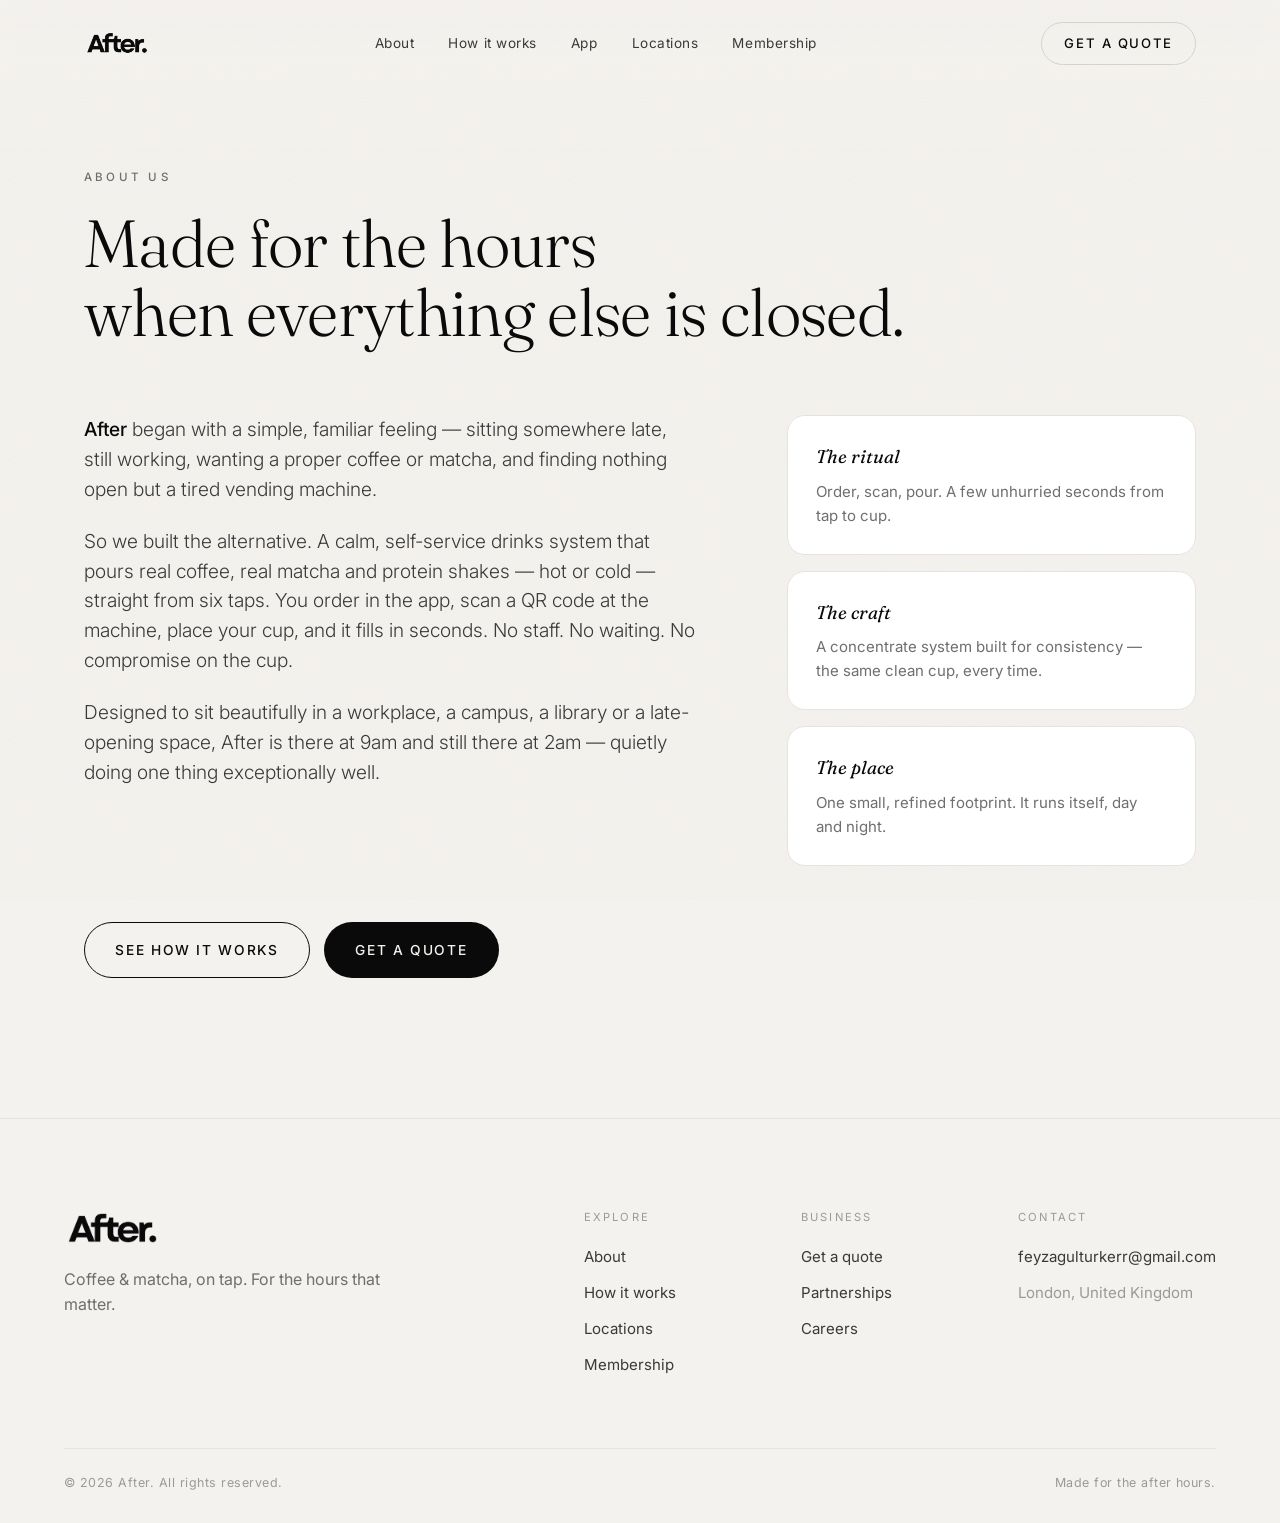
<file: about.html>
<!DOCTYPE html>
<html lang="en">
<head>
<meta charset="UTF-8" />
<meta name="viewport" content="width=device-width, initial-scale=1.0" />
<meta name="description" content="About After — premium self-service coffee, matcha and protein shakes, on tap day and night." />
<title>About Us — After</title>
<link rel="icon" type="image/png" href="assets/logo-after.png" />

<link rel="preconnect" href="https://fonts.googleapis.com" />
<link rel="preconnect" href="https://fonts.gstatic.com" crossorigin />
<link href="https://fonts.googleapis.com/css2?family=Fraunces:opsz,wght@9..144,300;9..144,400;9..144,500&family=Inter:wght@300;400;500;600&display=swap" rel="stylesheet" />

<link rel="stylesheet" href="styles.css?v=11" />
</head>
<body>

<div class="grain" aria-hidden="true"></div>

<header class="nav is-scrolled" id="nav">
  <div class="nav__inner">
    <a href="index.html" class="brand" aria-label="After home">
      <img src="assets/logo-after.png" alt="After" class="brand__logo" />
    </a>

    <nav class="nav__links" aria-label="Primary">
      <a href="about.html" aria-current="page">About</a>
      <a href="index.html#how">How it works</a>
      <a href="index.html#app">App</a>
      <a href="index.html#locations">Locations</a>
      <a href="index.html#membership">Membership</a>
    </nav>

    <div class="nav__actions">
      <button class="btn btn--ghost" data-open-quote>Get a quote</button>
      <button class="nav__burger" id="burger" aria-label="Menu" aria-expanded="false">
        <span></span><span></span>
      </button>
    </div>
  </div>
</header>

<div class="mobilemenu" id="mobilemenu" aria-hidden="true">
  <a href="about.html">About</a>
  <a href="index.html#how">How it works</a>
  <a href="app.html">App</a>
  <a href="index.html#locations">Locations</a>
  <a href="index.html#membership">Membership</a>
  <button class="btn btn--solid" data-open-quote>Get a quote</button>
</div>

<main id="top" class="subpage">

  <section class="about section">
    <div class="section__head reveal">
      <span class="section__index">About us</span>
      <h1 class="section__title">
        Made for the hours<br />when everything else is closed.
      </h1>
    </div>

    <div class="about__grid">
      <div class="about__lead reveal">
        <p>
          <strong>After</strong> began with a simple, familiar feeling — sitting somewhere
          late, still working, wanting a proper coffee or matcha, and finding
          nothing open but a tired vending machine.
        </p>
        <p>
          So we built the alternative. A calm, self-service drinks system that pours
          real coffee, real matcha and protein shakes — hot or cold — straight from six
          taps. You order in the app, scan a QR code at the machine, place your cup, and
          it fills in seconds. No staff. No waiting. No compromise on the cup.
        </p>
        <p>
          Designed to sit beautifully in a workplace, a campus, a library or a
          late-opening space, After is there at 9am and still there at 2am — quietly
          doing one thing exceptionally well.
        </p>
      </div>

      <div class="about__cards">
        <div class="minicard reveal">
          <span class="minicard__k">The ritual</span>
          <p>Order, scan, pour. A few unhurried seconds from tap to cup.</p>
        </div>
        <div class="minicard reveal">
          <span class="minicard__k">The craft</span>
          <p>A concentrate system built for consistency — the same clean cup, every time.</p>
        </div>
        <div class="minicard reveal">
          <span class="minicard__k">The place</span>
          <p>One small, refined footprint. It runs itself, day and night.</p>
        </div>
      </div>
    </div>

    <div class="subpage__cta reveal">
      <a href="index.html#how" class="btn btn--line btn--lg">See how it works</a>
      <button class="btn btn--solid btn--lg" data-open-quote>Get a quote</button>
    </div>
  </section>

  <footer class="footer">
    <div class="footer__inner">
      <div class="footer__brand">
        <img src="assets/logo-after.png" alt="After" class="footer__logo" />
        <p>Coffee &amp; matcha, on tap. For the hours that matter.</p>
      </div>
      <div class="footer__cols">
        <div class="footer__col">
          <span class="footer__k">Explore</span>
          <a href="about.html">About</a>
          <a href="index.html#how">How it works</a>
          <a href="index.html#locations">Locations</a>
          <a href="index.html#membership">Membership</a>
        </div>
        <div class="footer__col">
          <span class="footer__k">Business</span>
          <button class="linkbtn" data-open-quote>Get a quote</button>
          <a href="mailto:feyzagulturkerr@gmail.com">Partnerships</a>
          <a href="mailto:feyzagulturkerr@gmail.com">Careers</a>
        </div>
        <div class="footer__col">
          <span class="footer__k">Contact</span>
          <a href="mailto:feyzagulturkerr@gmail.com">feyzagulturkerr@gmail.com</a>
          <span class="footer__muted">London, United Kingdom</span>
        </div>
      </div>
    </div>
    <div class="footer__base">
      <span>© <span id="year"></span> After. All rights reserved.</span>
      <span>Made for the after hours.</span>
    </div>
  </footer>

</main>

<div class="modal" id="quoteModal" aria-hidden="true" role="dialog" aria-modal="true" aria-labelledby="quoteTitle">
  <div class="modal__overlay" data-close-quote></div>
  <div class="modal__panel" role="document">
    <button class="modal__close" data-close-quote aria-label="Close">&times;</button>

    <div class="modal__body" id="quoteFormWrap">
      <span class="section__index">Get a quote</span>
      <h2 class="modal__title" id="quoteTitle">Bring After to your space.</h2>
      <p class="modal__sub">Tell us about your space and your people. We’ll design the right setup and reply within two business days.</p>

      <form class="qform" id="quoteForm">
        <div class="field">
          <label for="q_name">Your name</label>
          <input id="q_name" name="name" type="text" required placeholder="Alex Morgan" />
        </div>
        <div class="field">
          <label for="q_email">Work email</label>
          <input id="q_email" name="email" type="email" required placeholder="alex@company.com" />
        </div>
        <div class="field">
          <label for="q_company">Company / venue</label>
          <input id="q_company" name="company" type="text" required placeholder="Acme Ltd" />
        </div>
        <div class="field">
          <label for="q_type">Space type</label>
          <select id="q_type" name="spaceType" required>
            <option value="" disabled selected>Select…</option>
            <option>Office / workplace</option>
            <option>University / campus</option>
            <option>Gym / fitness</option>
            <option>Co-working</option>
            <option>Other</option>
          </select>
        </div>
        <div class="field">
          <label for="q_location">Location (city)</label>
          <input id="q_location" name="location" type="text" required placeholder="London" />
        </div>
        <div class="field">
          <label for="q_people">People on site</label>
          <select id="q_people" name="people">
            <option value="" disabled selected>Approx. headcount…</option>
            <option>Under 50</option>
            <option>50 – 200</option>
            <option>200 – 500</option>
            <option>500+</option>
          </select>
        </div>
        <div class="field field--full">
          <label for="q_notes">Anything else? <span class="opt">(optional)</span></label>
          <textarea id="q_notes" name="notes" rows="3" placeholder="Where it’d go, hours you’re open, coffee / matcha / protein lovers…"></textarea>
        </div>

        <div class="qform__foot field--full">
          <button type="submit" class="btn btn--solid btn--lg btn--full">Send request</button>
          <p class="qform__fine">By sending, you agree to be contacted about your enquiry.</p>
        </div>
      </form>
    </div>

    <div class="modal__success" id="quoteSuccess" hidden>
      <div class="tick" aria-hidden="true">✓</div>
      <h3 class="modal__title">Request on its way.</h3>
      <p class="modal__sub" id="successMsg">Thank you — we’ll be in touch within two business days.</p>
      <button class="btn btn--line" data-close-quote>Close</button>
    </div>
  </div>
</div>

<script src="script.js?v=6"></script>
</body>
</html>
</file>
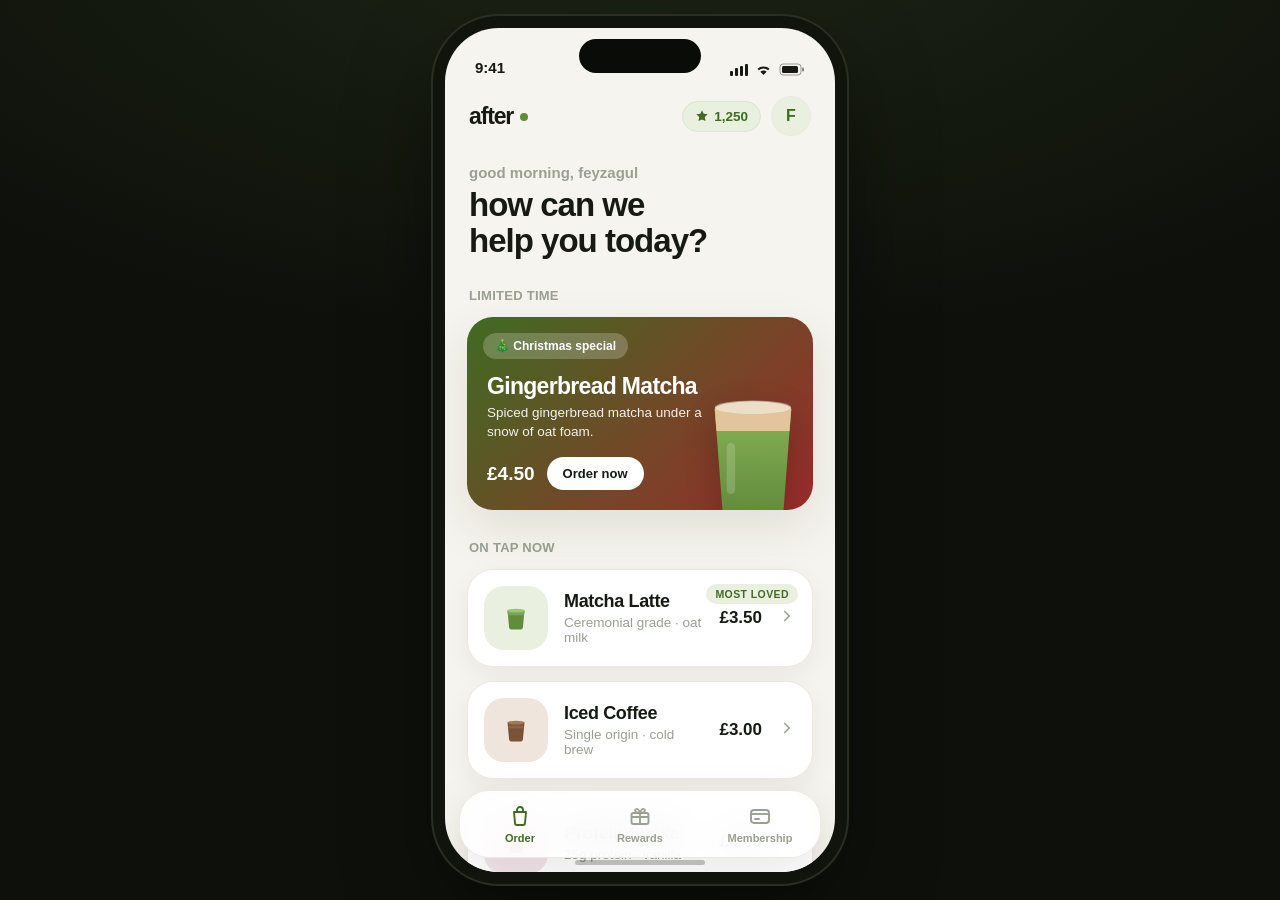
<file: after-mvp.html>
<!DOCTYPE html>
<html lang="en">
<head>
<meta charset="UTF-8" />
<meta name="viewport" content="width=device-width, initial-scale=1.0, maximum-scale=1.0, user-scalable=no, viewport-fit=cover" />
<meta name="apple-mobile-web-app-capable" content="yes" />
<meta name="theme-color" content="#0f140d" />
<title>after</title>
<style>
  :root{
    --matcha:#5f8d3b;
    --matcha-deep:#3f6b22;
    --matcha-soft:#e9f0df;
    --coffee:#7a5236;
    --coffee-soft:#efe5dc;
    --protein:#b06f8e;
    --protein-soft:#f4e6ee;
    --ink:#161a12;
    --ink-2:#5b6151;
    --ink-3:#9aa093;
    --cream:#f6f4ee;
    --card:#ffffff;
    --line:#ece9e0;
    --shadow:0 18px 50px rgba(30,40,20,.10);
    --shadow-soft:0 8px 24px rgba(30,40,20,.06);
    --radius:26px;
    font-family:-apple-system,BlinkMacSystemFont,"SF Pro Text","Segoe UI",Roboto,Helvetica,Arial,sans-serif;
  }
  *{box-sizing:border-box;-webkit-tap-highlight-color:transparent;margin:0;padding:0}
  html,body{height:100%}
  body{
    background:#0e110b;
    color:var(--ink);
    display:flex;align-items:center;justify-content:center;
    min-height:100vh;
    overflow:hidden;
  }
  /* Desktop: show a phone frame on a soft stage */
  .stage{
    width:100%;height:100%;
    display:flex;align-items:center;justify-content:center;
    background:
      radial-gradient(120% 80% at 50% -10%, #1d2516 0%, #0e110b 60%);
  }
  .phone{
    position:relative;
    width:390px;height:844px;
    background:var(--cream);
    border-radius:54px;
    box-shadow:0 0 0 12px #11140d, 0 0 0 14px #2a2f22, 0 40px 90px rgba(0,0,0,.55);
    overflow:hidden;
  }
  .notch{
    position:absolute;top:11px;left:50%;transform:translateX(-50%);
    width:122px;height:34px;background:#0a0c07;border-radius:20px;z-index:60;
  }
  @media (max-width:430px){
    body{background:var(--cream)}
    .stage{background:none}
    .phone{width:100vw;height:100vh;border-radius:0;box-shadow:none}
    .notch{display:none}
  }

  .app{position:absolute;inset:0;display:flex;flex-direction:column}

  /* status bar */
  .statusbar{
    height:54px;flex:none;display:flex;align-items:flex-end;justify-content:space-between;
    padding:0 30px 6px;font-size:15px;font-weight:600;color:var(--ink);z-index:50;
  }
  .statusbar .right{display:flex;gap:7px;align-items:center}
  .statusbar svg{display:block}

  /* screens */
  .screens{position:relative;flex:1;overflow:hidden}
  .screen{
    position:absolute;inset:0;overflow-y:auto;
    padding:6px 22px 120px;
    opacity:0;transform:translateX(24px);pointer-events:none;
    transition:opacity .34s ease, transform .34s cubic-bezier(.22,.9,.3,1);
    -webkit-overflow-scrolling:touch;
  }
  .screen.active{opacity:1;transform:none;pointer-events:auto}
  .screen.back{transform:translateX(-24px)}
  .screen::-webkit-scrollbar{display:none}

  .brand{font-weight:800;letter-spacing:-.04em;color:var(--ink)}
  .wordmark{
    font-size:23px;font-weight:800;letter-spacing:-.05em;color:var(--ink);
    display:inline-flex;align-items:center;gap:7px;
  }
  .wordmark .dot{width:8px;height:8px;border-radius:50%;background:var(--matcha);margin-bottom:-2px}

  /* ===== HOME ===== */
  .home-top{display:flex;align-items:center;justify-content:space-between;padding:8px 2px 2px}
  .avatar{
    width:40px;height:40px;border-radius:50%;background:var(--matcha-soft);
    display:flex;align-items:center;justify-content:center;font-weight:700;color:var(--matcha-deep);
    border:1px solid var(--line);
  }
  .greeting{margin:26px 2px 4px}
  .greeting .small{font-size:15px;color:var(--ink-3);font-weight:600}
  .greeting h1{font-size:33px;line-height:1.08;letter-spacing:-.03em;font-weight:800;margin-top:6px}
  .section-label{font-size:13px;font-weight:700;letter-spacing:.02em;color:var(--ink-3);text-transform:uppercase;margin:30px 2px 14px}

  .drinks{display:flex;flex-direction:column;gap:14px}
  .drink{
    position:relative;display:flex;align-items:center;gap:16px;
    background:var(--card);border:1px solid var(--line);border-radius:var(--radius);
    padding:16px;box-shadow:var(--shadow-soft);cursor:pointer;
    transition:transform .15s ease, box-shadow .2s ease;
    overflow:hidden;
  }
  .drink:active{transform:scale(.985)}
  .drink .glass{
    width:64px;height:64px;flex:none;border-radius:20px;display:flex;align-items:center;justify-content:center;
  }
  .drink-m .glass{background:var(--matcha-soft)}
  .drink-c .glass{background:var(--coffee-soft)}
  .drink-p .glass{background:var(--protein-soft)}
  .drink .info{flex:1;min-width:0}
  .drink .info h3{font-size:18px;font-weight:700;letter-spacing:-.02em}
  .drink .info p{font-size:13.5px;color:var(--ink-3);margin-top:3px;font-weight:500}
  .drink .price{font-size:17px;font-weight:700;color:var(--ink)}
  .drink .chev{color:var(--ink-3);flex:none}
  .tag{
    position:absolute;top:14px;right:14px;font-size:10.5px;font-weight:800;letter-spacing:.04em;
    text-transform:uppercase;color:var(--matcha-deep);background:var(--matcha-soft);
    padding:4px 9px;border-radius:20px;
  }

  .member-banner{
    margin-top:18px;border-radius:var(--radius);padding:18px 20px;color:#eef3e6;
    background:linear-gradient(135deg,#3f6b22,#27431a);
    display:flex;align-items:center;justify-content:space-between;box-shadow:var(--shadow);cursor:pointer;
  }
  .member-banner .mb-l h4{font-size:15px;font-weight:700}
  .member-banner .mb-l p{font-size:12.5px;opacity:.75;margin-top:3px}
  .member-banner .mb-pill{background:rgba(255,255,255,.16);padding:8px 14px;border-radius:30px;font-size:13px;font-weight:700}

  /* ===== PRODUCT ===== */
  .navbar{display:flex;align-items:center;gap:14px;padding:8px 0 2px}
  .iconbtn{
    width:42px;height:42px;border-radius:50%;border:1px solid var(--line);background:var(--card);
    display:flex;align-items:center;justify-content:center;cursor:pointer;flex:none;color:var(--ink);
    transition:transform .12s ease;
  }
  .iconbtn:active{transform:scale(.92)}
  .hero{
    margin-top:14px;border-radius:32px;height:300px;display:flex;align-items:flex-end;justify-content:center;
    position:relative;overflow:hidden;
  }
  .hero-m{background:radial-gradient(120% 90% at 50% 10%,#a6d27a,#5f8d3b)}
  .hero-c{background:radial-gradient(120% 90% at 50% 10%,#b98a64,#7a5236)}
  .hero-p{background:radial-gradient(120% 90% at 50% 10%,#d8a6c1,#b06f8e)}
  .hero .cup{filter:drop-shadow(0 18px 24px rgba(0,0,0,.18))}
  .hero .float-tag{
    position:absolute;top:18px;left:18px;background:rgba(255,255,255,.9);backdrop-filter:blur(6px);
    padding:7px 13px;border-radius:30px;font-size:12px;font-weight:700;color:var(--ink);
    display:flex;align-items:center;gap:6px;
  }
  .p-title{font-size:30px;font-weight:800;letter-spacing:-.03em;margin-top:24px}
  .p-sub{font-size:15px;color:var(--ink-2);margin-top:8px;line-height:1.5;font-weight:500}
  .specs{display:flex;gap:10px;margin-top:20px}
  .spec{flex:1;background:var(--card);border:1px solid var(--line);border-radius:18px;padding:14px;text-align:center}
  .spec .v{font-size:18px;font-weight:800}
  .spec .k{font-size:11.5px;color:var(--ink-3);font-weight:600;margin-top:3px;text-transform:uppercase;letter-spacing:.03em}

  /* sticky pay bar */
  .paybar{
    position:absolute;left:0;right:0;bottom:0;padding:16px 22px 30px;
    background:linear-gradient(180deg,rgba(246,244,238,0),var(--cream) 30%);
    display:flex;align-items:center;gap:14px;z-index:30;
  }
  .price-block{flex:none}
  .price-block .pk{font-size:11.5px;color:var(--ink-3);font-weight:600;text-transform:uppercase;letter-spacing:.03em}
  .price-block .pv{font-size:24px;font-weight:800;letter-spacing:-.02em}
  .btn{
    flex:1;height:58px;border-radius:30px;border:none;background:var(--ink);color:#fff;
    font-size:17px;font-weight:700;letter-spacing:-.01em;cursor:pointer;
    display:flex;align-items:center;justify-content:center;gap:9px;
    transition:transform .12s ease, opacity .2s;
  }
  .btn:active{transform:scale(.97)}
  .btn.green{background:var(--matcha-deep)}
  .btn-block{width:100%;flex:none}

  /* ===== APPLE PAY SHEET ===== */
  .sheet-scrim{
    position:absolute;inset:0;background:rgba(10,12,7,.45);opacity:0;pointer-events:none;
    transition:opacity .3s ease;z-index:80;backdrop-filter:blur(2px);
  }
  .sheet-scrim.show{opacity:1;pointer-events:auto}
  .sheet{
    position:absolute;left:0;right:0;bottom:0;background:#f2f2f5;color:#000;
    border-radius:14px 14px 0 0;padding:14px 18px 30px;transform:translateY(102%);
    transition:transform .42s cubic-bezier(.22,.9,.3,1);z-index:81;
  }
  .sheet.show{transform:none}
  .sheet .grab{width:38px;height:5px;border-radius:3px;background:#c9c9cf;margin:0 auto 12px}
  .ap-head{display:flex;align-items:center;gap:8px;font-size:21px;font-weight:600;justify-content:center;margin-bottom:14px}
  .ap-card{background:#fff;border-radius:14px;overflow:hidden}
  .ap-row{display:flex;align-items:center;justify-content:space-between;padding:14px 16px;border-bottom:1px solid #ededf0}
  .ap-row:last-child{border-bottom:none}
  .ap-row .l{display:flex;align-items:center;gap:12px}
  .ap-row .label{font-size:12px;color:#8a8a8e}
  .ap-row .main{font-size:15px;font-weight:600}
  .ap-row .sub{font-size:12px;color:#8a8a8e;margin-top:1px}
  .ap-cardicon{width:34px;height:22px;border-radius:4px;background:linear-gradient(135deg,#2b2b2e,#4a4a50)}
  .ap-total{padding:16px;display:flex;justify-content:space-between;align-items:center}
  .ap-total .tl{font-size:16px;font-weight:600}
  .ap-total .tr{font-size:20px;font-weight:700}
  .ap-pay{
    margin-top:14px;height:54px;border-radius:12px;background:#000;color:#fff;border:none;width:100%;
    font-size:19px;font-weight:600;display:flex;align-items:center;justify-content:center;gap:8px;cursor:pointer;
  }
  .ap-pay:active{opacity:.85}
  .ap-hint{text-align:center;font-size:12px;color:#8a8a8e;margin-top:12px}
  .ap-processing{display:none;flex-direction:column;align-items:center;gap:14px;padding:30px 0 10px}
  .ap-processing.show{display:flex}
  .spinner{width:42px;height:42px;border-radius:50%;border:3px solid #d7d7db;border-top-color:#000;animation:spin .8s linear infinite}
  @keyframes spin{to{transform:rotate(360deg)}}

  /* ===== SUCCESS / QR ===== */
  #screen-success{padding-top:0}
  .success-wrap{display:flex;flex-direction:column;align-items:center;text-align:center;padding-top:26px}
  .check{
    width:74px;height:74px;border-radius:50%;background:var(--matcha-soft);display:flex;align-items:center;justify-content:center;
    margin-bottom:18px;animation:pop .5s cubic-bezier(.2,1.3,.4,1);
  }
  @keyframes pop{0%{transform:scale(.4);opacity:0}100%{transform:scale(1);opacity:1}}
  .success-wrap h2{font-size:26px;font-weight:800;letter-spacing:-.02em}
  .success-wrap .ssub{font-size:15px;color:var(--ink-2);margin-top:8px;line-height:1.5;max-width:280px;font-weight:500}
  .qr-card{
    margin-top:26px;background:var(--card);border:1px solid var(--line);border-radius:30px;padding:26px;
    box-shadow:var(--shadow);width:100%;
  }
  .qr-card canvas{width:200px;height:200px;display:block;margin:0 auto;border-radius:12px}
  .qr-meta{margin-top:20px;display:flex;justify-content:space-between;border-top:1px solid var(--line);padding-top:16px}
  .qr-meta .qk{font-size:11.5px;color:var(--ink-3);text-transform:uppercase;letter-spacing:.03em;font-weight:600}
  .qr-meta .qv{font-size:15px;font-weight:700;margin-top:3px}
  .countdown{margin-top:18px;font-size:13.5px;color:var(--ink-3);font-weight:600}
  .countdown b{color:var(--matcha-deep)}

  /* ===== MEMBERSHIP ===== */
  .mcard{
    border-radius:28px;padding:24px;color:#eef3e6;position:relative;overflow:hidden;
    background:linear-gradient(140deg,#4a7c2f,#2a481b);box-shadow:var(--shadow);margin-top:10px;
  }
  .mcard::after{content:"";position:absolute;width:220px;height:220px;border-radius:50%;
    background:rgba(255,255,255,.07);top:-90px;right:-60px}
  .mcard .mc-top{display:flex;justify-content:space-between;align-items:flex-start}
  .mcard .mc-plan{font-size:12px;text-transform:uppercase;letter-spacing:.08em;opacity:.7;font-weight:700}
  .mcard .mc-name{font-size:22px;font-weight:800;margin-top:4px;letter-spacing:-.02em}
  .mcard .mc-word{font-size:18px;font-weight:800;letter-spacing:-.04em;opacity:.9}
  .mcard .mc-bottom{display:flex;justify-content:space-between;align-items:flex-end;margin-top:38px}
  .mcard .mc-k{font-size:11px;opacity:.6;text-transform:uppercase;letter-spacing:.05em;font-weight:600}
  .mcard .mc-v{font-size:15px;font-weight:700;margin-top:3px}

  .stat-row{display:flex;gap:12px;margin-top:16px}
  .stat{flex:1;background:var(--card);border:1px solid var(--line);border-radius:20px;padding:16px;text-align:center}
  .stat .sv{font-size:24px;font-weight:800;letter-spacing:-.02em}
  .stat .sk{font-size:12px;color:var(--ink-3);font-weight:600;margin-top:4px}

  .perks{margin-top:10px}
  .perk{display:flex;align-items:center;gap:14px;background:var(--card);border:1px solid var(--line);
    border-radius:18px;padding:15px 16px;margin-bottom:10px}
  .perk .pi{width:38px;height:38px;border-radius:12px;background:var(--matcha-soft);display:flex;align-items:center;justify-content:center;flex:none}
  .perk .pt{font-size:15px;font-weight:700}
  .perk .pd{font-size:12.5px;color:var(--ink-3);margin-top:2px;font-weight:500}

  .plan-toggle{display:flex;background:var(--matcha-soft);border-radius:30px;padding:5px;margin:20px 0 6px}
  .plan-toggle button{flex:1;border:none;background:none;padding:11px;border-radius:24px;font-size:14px;font-weight:700;color:var(--matcha-deep);cursor:pointer;position:relative;transition:color .2s}
  .plan-toggle button.on{background:#fff;color:var(--ink);box-shadow:var(--shadow-soft)}
  .save-pill{font-size:10px;background:var(--matcha-deep);color:#fff;padding:2px 7px;border-radius:20px;margin-left:6px;font-weight:800;vertical-align:middle}

  /* ===== POINTS PILL ===== */
  .points-pill{display:flex;align-items:center;gap:5px;background:var(--matcha-soft);color:var(--matcha-deep);
    padding:7px 12px;border-radius:30px;font-size:13.5px;font-weight:800;cursor:pointer;border:1px solid #dbe7cb}
  .points-pill .star{display:flex}

  /* ===== SEASONAL FEATURE CARD ===== */
  .seasonal{position:relative;border-radius:var(--radius);padding:20px;padding-top:56px;color:#fff;overflow:hidden;
    box-shadow:var(--shadow);cursor:pointer;min-height:170px;display:flex;flex-direction:column;justify-content:flex-end;
    transition:transform .15s ease;background:#5f8d3b}
  .seasonal:active{transform:scale(.985)}
  .seasonal .s-badge{position:absolute;top:16px;left:16px;background:rgba(255,255,255,.22);backdrop-filter:blur(4px);
    padding:6px 12px;border-radius:30px;font-size:12px;font-weight:800;display:flex;align-items:center;gap:6px;z-index:3}
  .seasonal .s-cup{position:absolute;bottom:-22px;right:-4px;opacity:.96;z-index:1;
    filter:drop-shadow(0 12px 18px rgba(0,0,0,.22))}
  .seasonal h3{font-size:23px;font-weight:800;letter-spacing:-.03em;position:relative;z-index:2}
  .seasonal p{font-size:13.5px;opacity:.92;margin-top:4px;font-weight:500;max-width:215px;position:relative;z-index:2;line-height:1.4}
  .seasonal .s-foot{display:flex;align-items:center;gap:12px;margin-top:15px;position:relative;z-index:2}
  .seasonal .s-price{font-size:19px;font-weight:800}
  .seasonal .s-cta{background:#fff;color:var(--ink);font-size:13px;font-weight:800;padding:9px 16px;border-radius:30px}

  /* ===== REWARDS ===== */
  .balance-card{border-radius:28px;padding:24px;color:#fff;position:relative;overflow:hidden;margin-top:10px;
    background:linear-gradient(140deg,#5f8d3b,#2e4a1a);box-shadow:var(--shadow)}
  .balance-card::after{content:"";position:absolute;width:200px;height:200px;border-radius:50%;
    background:rgba(255,255,255,.07);top:-80px;right:-50px}
  .balance-card .bl{font-size:12px;text-transform:uppercase;letter-spacing:.08em;opacity:.7;font-weight:700}
  .balance-card .bv{font-size:44px;font-weight:800;letter-spacing:-.03em;margin-top:2px;display:flex;align-items:baseline;gap:8px}
  .balance-card .bv small{font-size:15px;font-weight:700;opacity:.7}
  .balance-card .bprog{margin-top:18px;position:relative;z-index:2}
  .balance-card .bbar{height:8px;background:rgba(255,255,255,.22);border-radius:8px;overflow:hidden}
  .balance-card .bbar i{display:block;height:100%;background:#fff;border-radius:8px;transition:width .5s ease}
  .balance-card .bnext{font-size:12.5px;opacity:.9;margin-top:9px;font-weight:600}

  .reward{display:flex;align-items:center;gap:14px;background:var(--card);border:1px solid var(--line);
    border-radius:18px;padding:14px 16px;margin-bottom:10px}
  .reward .ri{width:44px;height:44px;border-radius:14px;background:var(--matcha-soft);display:flex;align-items:center;justify-content:center;flex:none;font-size:22px}
  .reward .rinfo{flex:1;min-width:0}
  .reward .rt{font-size:15px;font-weight:700;letter-spacing:-.01em}
  .reward .rc{font-size:12.5px;color:var(--ink-3);margin-top:2px;font-weight:500}
  .reward .rbtn{border:none;background:var(--matcha-deep);color:#fff;font-size:13px;font-weight:800;padding:10px 15px;border-radius:30px;cursor:pointer;flex:none}
  .reward .rbtn:active{transform:scale(.95)}
  .reward .rlock{font-size:13px;color:var(--ink-3);font-weight:800;flex:none}
  .reward.locked{opacity:.6}
  .reward.locked .ri{background:#efeee8;filter:grayscale(.7)}

  .pts-earned{display:inline-flex;align-items:center;gap:6px;background:var(--matcha-soft);color:var(--matcha-deep);
    font-size:14px;font-weight:800;padding:10px 16px;border-radius:30px;margin-top:18px}
  .pts-earned svg{width:14px;height:14px}

  .nonmember-note{background:var(--card);border:1px dashed #d8d4c7;border-radius:18px;padding:15px 16px;
    font-size:13px;color:var(--ink-2);margin-top:14px;font-weight:500;line-height:1.55}
  .nonmember-note b{color:var(--ink);display:inline-flex;align-items:center;gap:4px}
  .nonmember-note b svg{width:13px;height:13px;color:var(--matcha-deep)}
  .nonmember-note .link{color:var(--matcha-deep);font-weight:800;cursor:pointer}

  /* ===== TOAST ===== */
  .toast{position:absolute;left:50%;bottom:98px;transform:translateX(-50%) translateY(16px);
    background:var(--ink);color:#fff;padding:13px 20px;border-radius:30px;font-size:13.5px;font-weight:700;
    opacity:0;pointer-events:none;transition:opacity .25s,transform .25s;z-index:90;max-width:84%;text-align:center}
  .toast.show{opacity:1;transform:translateX(-50%) translateY(0)}

  /* ===== TAB BAR ===== */
  .tabbar{
    position:absolute;left:14px;right:14px;bottom:14px;height:68px;background:rgba(255,255,255,.86);
    backdrop-filter:blur(18px);border:1px solid var(--line);border-radius:30px;display:flex;
    box-shadow:var(--shadow);z-index:40;
  }
  .tab{flex:1;display:flex;flex-direction:column;align-items:center;justify-content:center;gap:4px;cursor:pointer;color:var(--ink-3);font-size:11px;font-weight:700}
  .tab.on{color:var(--matcha-deep)}
  .tab svg{display:block}
  .hidebar .tabbar{transform:translateY(120px);transition:transform .3s}

  .home-indicator{position:absolute;bottom:7px;left:50%;transform:translateX(-50%);width:130px;height:5px;border-radius:3px;background:rgba(0,0,0,.22);z-index:70}
  @media (max-width:430px){.home-indicator{display:none}}
</style>
</head>
<body>
<div class="stage">
  <div class="phone">
    <div class="notch"></div>

    <div class="app" id="app">
      <!-- status bar -->
      <div class="statusbar">
        <div class="time">9:41</div>
        <div class="right">
          <svg width="18" height="12" viewBox="0 0 18 12" fill="none"><rect x="0" y="7" width="3" height="5" rx="1" fill="#161a12"/><rect x="5" y="4" width="3" height="8" rx="1" fill="#161a12"/><rect x="10" y="2" width="3" height="10" rx="1" fill="#161a12"/><rect x="15" y="0" width="3" height="12" rx="1" fill="#161a12"/></svg>
          <svg width="17" height="12" viewBox="0 0 17 12" fill="none"><path d="M8.5 2.5c2.3 0 4.4.9 6 2.3l-1.4 1.5A6.6 6.6 0 0 0 8.5 4.5 6.6 6.6 0 0 0 3.9 6.3L2.5 4.8A8.9 8.9 0 0 1 8.5 2.5Z" fill="#161a12"/><path d="M8.5 6.4c1.2 0 2.3.5 3.1 1.3L8.5 11 5.4 7.7A4.4 4.4 0 0 1 8.5 6.4Z" fill="#161a12"/></svg>
          <svg width="26" height="13" viewBox="0 0 26 13" fill="none"><rect x="1" y="1" width="21" height="11" rx="3" stroke="#161a12" opacity=".4"/><rect x="3" y="3" width="16" height="7" rx="1.5" fill="#161a12"/><rect x="23" y="4.5" width="2" height="4" rx="1" fill="#161a12" opacity=".5"/></svg>
        </div>
      </div>

      <div class="screens" id="screens">

        <!-- ============ HOME ============ -->
        <section class="screen active" id="screen-home" data-tab="order">
          <div class="home-top">
            <span class="wordmark">after<span class="dot"></span></span>
            <div style="display:flex;align-items:center;gap:10px">
              <div class="points-pill" onclick="go('rewards')"><span class="star">$STAR$</span><span id="home-points">1,250</span></div>
              <div class="avatar">F</div>
            </div>
          </div>

          <div class="greeting">
            <div class="small">good morning, feyzagul</div>
            <h1>how can we<br>help you today?</h1>
          </div>

          <div class="section-label" id="seasonal-label">limited time</div>
          <div class="seasonal" id="seasonal-card" onclick="openProduct('seasonal')"></div>

          <div class="section-label">on tap now</div>
          <div class="drinks">
            <div class="drink drink-m" onclick="openProduct('matcha')">
              <span class="tag">most loved</span>
              <div class="glass">$ICON_MATCHA$</div>
              <div class="info">
                <h3>Matcha Latte</h3>
                <p>Ceremonial grade · oat milk</p>
              </div>
              <div class="price">£3.50</div>
              <div class="chev">$CHEV$</div>
            </div>

            <div class="drink drink-c" onclick="openProduct('coffee')">
              <div class="glass">$ICON_COFFEE$</div>
              <div class="info">
                <h3>Iced Coffee</h3>
                <p>Single origin · cold brew</p>
              </div>
              <div class="price">£3.00</div>
              <div class="chev">$CHEV$</div>
            </div>

            <div class="drink drink-p" onclick="openProduct('protein')">
              <div class="glass">$ICON_PROTEIN$</div>
              <div class="info">
                <h3>Protein Shake</h3>
                <p>25g protein · vanilla</p>
              </div>
              <div class="price">£4.00</div>
              <div class="chev">$CHEV$</div>
            </div>
          </div>

          <div class="member-banner" onclick="go('membership','order')">
            <div class="mb-l">
              <h4>after unlimited</h4>
              <p>every tap, every day · from £25/mo</p>
            </div>
            <div class="mb-pill">Join</div>
          </div>
        </section>

        <!-- ============ PRODUCT ============ -->
        <section class="screen" id="screen-product">
          <div class="navbar">
            <div class="iconbtn" onclick="go('home')">$BACK$</div>
          </div>
          <div class="hero" id="p-hero">
            <div class="float-tag"><span id="p-tagdot" style="width:7px;height:7px;border-radius:50%;background:var(--matcha)"></span><span id="p-tagtext">ready in 8s</span></div>
            <div class="cup" id="p-cup"></div>
          </div>
          <h1 class="p-title" id="p-title">Matcha Latte</h1>
          <p class="p-sub" id="p-sub"></p>
          <div class="specs">
            <div class="spec"><div class="v" id="p-s1v">80mg</div><div class="k">caffeine</div></div>
            <div class="spec"><div class="v" id="p-s2v">120</div><div class="k">calories</div></div>
            <div class="spec"><div class="v" id="p-s3v">8s</div><div class="k">to pour</div></div>
          </div>

          <div class="paybar">
            <div class="price-block">
              <div class="pk">total</div>
              <div class="pv" id="p-price">£3.50</div>
            </div>
            <button class="btn" onclick="openPay()">
              $APPLE$ Pay
            </button>
          </div>
        </section>

        <!-- ============ SUCCESS / QR ============ -->
        <section class="screen" id="screen-success">
          <div class="success-wrap">
            <div class="check">$CHECK$</div>
            <h2>You're all set</h2>
            <p class="ssub" id="s-sub">Scan this at any <b>after</b> tap to pour your matcha latte.</p>

            <div class="qr-card">
              <canvas id="qr" width="200" height="200"></canvas>
              <div class="qr-meta">
                <div><div class="qk">order</div><div class="qv" id="s-order">#A4F-2931</div></div>
                <div style="text-align:right"><div class="qk">drink</div><div class="qv" id="s-drink">Matcha Latte</div></div>
              </div>
            </div>
            <div class="pts-earned" id="s-points"></div>
            <div class="countdown" id="s-count">Code expires in <b>5:00</b></div>
            <button class="btn green btn-block" style="margin-top:24px" onclick="go('home')">Done</button>
          </div>
        </section>

        <!-- ============ REWARDS ============ -->
        <section class="screen" id="screen-rewards" data-tab="rewards">
          <div class="greeting" style="margin-top:8px">
            <div class="small">pay as you go</div>
            <h1 style="font-size:30px">Rewards</h1>
          </div>

          <div class="balance-card">
            <div class="bl">your points</div>
            <div class="bv"><span id="rw-balance">1,250</span><small>pts</small></div>
            <div class="bprog">
              <div class="bbar"><i id="rw-bar" style="width:40%"></i></div>
              <div class="bnext" id="rw-next"></div>
            </div>
          </div>

          <div class="section-label">redeem your points</div>
          <div id="rw-list"></div>

          <div class="nonmember-note">
            <b>$STAR$ 100 points</b> for every £1 you spend. Drinking a lot?
            <span class="link" onclick="go('membership')">after unlimited</span> gives you every pour for one flat price.
          </div>
        </section>

        <!-- ============ MEMBERSHIP ============ -->
        <section class="screen" id="screen-membership" data-tab="membership">
          <div class="greeting" style="margin-top:8px">
            <div class="small">your plan</div>
            <h1 style="font-size:30px">Membership</h1>
          </div>

          <div class="mcard">
            <div class="mc-top">
              <div>
                <div class="mc-plan">after unlimited</div>
                <div class="mc-name">Feyzagul Turker</div>
              </div>
              <div class="mc-word">after</div>
            </div>
            <div class="mc-bottom">
              <div><div class="mc-k">member since</div><div class="mc-v">Jun 2026</div></div>
              <div style="text-align:right"><div class="mc-k">status</div><div class="mc-v">Active</div></div>
            </div>
          </div>

          <div class="stat-row">
            <div class="stat"><div class="sv">42</div><div class="sk">drinks this month</div></div>
            <div class="stat"><div class="sv">£122</div><div class="sk">saved vs pay-as-you-go</div></div>
          </div>

          <div class="section-label">included with unlimited</div>
          <div class="perks">
            <div class="perk"><div class="pi">$P_CUP$</div><div><div class="pt">Unlimited pours</div><div class="pd">Matcha, coffee & protein — any tap</div></div></div>
            <div class="perk"><div class="pi">$P_SKIP$</div><div><div class="pt">Skip the pay screen</div><div class="pd">One tap to a QR code, every time</div></div></div>
            <div class="perk"><div class="pi">$P_GUEST$</div><div><div class="pt">Guest pours</div><div class="pd">2 free drinks for friends each month</div></div></div>
          </div>

          <div class="section-label">change plan</div>
          <div class="plan-toggle">
            <button class="on" id="plan-month" onclick="setPlan('month')">Monthly · £29</button>
            <button id="plan-year" onclick="setPlan('year')">Yearly · £25<span class="save-pill">SAVE 14%</span></button>
          </div>
          <button class="btn green btn-block" style="margin-top:16px" id="plan-cta">Update to Monthly · £29/mo</button>
        </section>

      </div><!-- /screens -->

      <!-- ===== APPLE PAY SHEET ===== -->
      <div class="sheet-scrim" id="scrim" onclick="closePay()"></div>
      <div class="sheet" id="sheet">
        <div class="grab"></div>
        <div class="ap-head">$APPLE_BIG$ Pay</div>
        <div id="ap-form">
          <div class="ap-card">
            <div class="ap-row">
              <div class="l">
                <div class="ap-cardicon"></div>
                <div><div class="main">after</div><div class="sub" id="ap-item">Matcha Latte</div></div>
              </div>
            </div>
            <div class="ap-row">
              <div class="l"><div><div class="label">PAY WITH</div><div class="main">•••• 4921</div></div></div>
              <div style="color:#8a8a8e">$CHEV$</div>
            </div>
            <div class="ap-row">
              <div class="l"><div><div class="label">PICK UP AT</div><div class="main">after — Studio Bar</div></div></div>
              <div style="color:#8a8a8e">$CHEV$</div>
            </div>
            <div class="ap-total"><div class="tl">Total</div><div class="tr" id="ap-total">£3.50</div></div>
          </div>
          <button class="ap-pay" onclick="confirmPay()">$APPLE_BIG$ Pay</button>
          <div class="ap-hint">Double-click side button to pay · Face ID</div>
        </div>
        <div class="ap-processing" id="ap-proc">
          <div class="spinner"></div>
          <div style="font-size:15px;font-weight:600">Processing payment…</div>
        </div>
      </div>

      <!-- ===== TAB BAR ===== -->
      <div class="tabbar" id="tabbar">
        <div class="tab on" data-tab="order" onclick="go('home')">
          $T_ORDER$<span>Order</span>
        </div>
        <div class="tab" data-tab="rewards" onclick="go('rewards')">
          $T_REWARD$<span>Rewards</span>
        </div>
        <div class="tab" data-tab="membership" onclick="go('membership')">
          $T_MEMBER$<span>Membership</span>
        </div>
      </div>

      <div class="toast" id="toast"></div>
      <div class="home-indicator"></div>
    </div>
  </div>
</div>

<script>
/* ---------- icon set (inline SVG) ---------- */
const I = {
  chev:'<svg width="18" height="18" viewBox="0 0 24 24" fill="none"><path d="M9 6l6 6-6 6" stroke="currentColor" stroke-width="2.2" stroke-linecap="round" stroke-linejoin="round"/></svg>',
  back:'<svg width="20" height="20" viewBox="0 0 24 24" fill="none"><path d="M15 6l-6 6 6 6" stroke="currentColor" stroke-width="2.4" stroke-linecap="round" stroke-linejoin="round"/></svg>',
  check:'<svg width="36" height="36" viewBox="0 0 24 24" fill="none"><path d="M5 13l4 4L19 7" stroke="#3f6b22" stroke-width="2.6" stroke-linecap="round" stroke-linejoin="round"/></svg>',
  apple:'<svg width="17" height="17" viewBox="0 0 24 24" fill="#fff"><path d="M16.4 12.6c0-2.5 2-3.7 2.1-3.8-1.1-1.7-2.9-1.9-3.5-1.9-1.5-.15-2.9.9-3.7.9-.8 0-1.9-.87-3.1-.85-1.6.02-3.1.93-3.9 2.37-1.7 2.9-.43 7.2 1.2 9.55.8 1.15 1.74 2.44 2.98 2.4 1.2-.05 1.65-.77 3.1-.77 1.43 0 1.84.77 3.1.75 1.28-.02 2.09-1.17 2.87-2.33.9-1.33 1.27-2.62 1.29-2.69-.03-.01-2.47-.95-2.49-3.76zM14 4.9c.66-.8 1.1-1.9.98-3-.95.04-2.1.63-2.78 1.42-.6.7-1.13 1.83-.99 2.9 1.06.08 2.13-.54 2.79-1.32z"/></svg>',
  appleBig:'<svg width="20" height="20" viewBox="0 0 24 24" fill="#000"><path d="M16.4 12.6c0-2.5 2-3.7 2.1-3.8-1.1-1.7-2.9-1.9-3.5-1.9-1.5-.15-2.9.9-3.7.9-.8 0-1.9-.87-3.1-.85-1.6.02-3.1.93-3.9 2.37-1.7 2.9-.43 7.2 1.2 9.55.8 1.15 1.74 2.44 2.98 2.4 1.2-.05 1.65-.77 3.1-.77 1.43 0 1.84.77 3.1.75 1.28-.02 2.09-1.17 2.87-2.33.9-1.33 1.27-2.62 1.29-2.69-.03-.01-2.47-.95-2.49-3.76zM14 4.9c.66-.8 1.1-1.9.98-3-.95.04-2.1.63-2.78 1.42-.6.7-1.13 1.83-.99 2.9 1.06.08 2.13-.54 2.79-1.32z"/></svg>',
  tOrder:'<svg width="24" height="24" viewBox="0 0 24 24" fill="none"><path d="M6 8h12l-1 11a2 2 0 0 1-2 2H9a2 2 0 0 1-2-2L6 8z" stroke="currentColor" stroke-width="1.9" stroke-linejoin="round"/><path d="M9 8V6a3 3 0 0 1 6 0v2" stroke="currentColor" stroke-width="1.9" stroke-linecap="round"/></svg>',
  tMember:'<svg width="24" height="24" viewBox="0 0 24 24" fill="none"><rect x="3" y="6" width="18" height="13" rx="3" stroke="currentColor" stroke-width="1.9"/><path d="M3 10h18" stroke="currentColor" stroke-width="1.9"/><path d="M7 15h4" stroke="currentColor" stroke-width="1.9" stroke-linecap="round"/></svg>',
  tReward:'<svg width="24" height="24" viewBox="0 0 24 24" fill="none"><rect x="3.5" y="9" width="17" height="11" rx="2" stroke="currentColor" stroke-width="1.9"/><path d="M3.5 13h17M12 9v11" stroke="currentColor" stroke-width="1.9"/><path d="M12 9S10.6 4.6 8.2 5c-2.1.35-1.6 4 3.8 4zM12 9s1.4-4.4 3.8-4c2.1.35 1.6 4-3.8 4z" stroke="currentColor" stroke-width="1.7" stroke-linejoin="round"/></svg>',
  star:'<svg width="14" height="14" viewBox="0 0 24 24" fill="currentColor"><path d="M12 2l2.9 6.3 6.9.7-5.1 4.6 1.4 6.8L12 17.8 5.9 20.4l1.4-6.8L2.2 9l6.9-.7L12 2z"/></svg>',
  // drink glass icons
  matcha:'<svg width="34" height="34" viewBox="0 0 32 32" fill="none"><path d="M8 9h16l-1.5 16a2 2 0 0 1-2 1.8H11.5a2 2 0 0 1-2-1.8L8 9z" fill="#5f8d3b"/><path d="M8 9h16l-.4 4.5H8.4L8 9z" fill="#79a653"/><ellipse cx="16" cy="9" rx="8" ry="1.8" fill="#9cc472"/></svg>',
  coffee:'<svg width="34" height="34" viewBox="0 0 32 32" fill="none"><path d="M8 9h16l-1.5 16a2 2 0 0 1-2 1.8H11.5a2 2 0 0 1-2-1.8L8 9z" fill="#7a5236"/><rect x="9" y="12" width="14" height="2.5" fill="#9a6f4d" opacity=".6"/><ellipse cx="16" cy="9" rx="8" ry="1.8" fill="#a07a57"/></svg>',
  protein:'<svg width="34" height="34" viewBox="0 0 32 32" fill="none"><path d="M9 11h14l-1 13a2 2 0 0 1-2 1.8h-8a2 2 0 0 1-2-1.8l-1-13z" fill="#b06f8e"/><path d="M10 6h12l-.5 4h-11L10 6z" fill="#c98fac"/><rect x="11" y="4" width="10" height="2.5" rx="1.2" fill="#d8a6c1"/></svg>',
  // big cups for hero
  cupBig:(c1,c2,foam)=>'<svg width="150" height="200" viewBox="0 0 150 200" fill="none"><defs><linearGradient id="g'+c1.slice(1)+'" x1="0" y1="0" x2="0" y2="1"><stop offset="0" stop-color="'+c2+'"/><stop offset="1" stop-color="'+c1+'"/></linearGradient></defs><path d="M30 60h90l-9 118a10 10 0 0 1-10 9.2H49a10 10 0 0 1-10-9.2L30 60z" fill="url(#g'+c1.slice(1)+')"/><path d="M30 60h90l-2 26H32L30 60z" fill="'+foam+'"/><ellipse cx="75" cy="60" rx="45" ry="9" fill="'+foam+'"/><ellipse cx="75" cy="58" rx="45" ry="8" fill="#ffffff" opacity=".5"/><rect x="44" y="100" width="10" height="60" rx="5" fill="#ffffff" opacity=".18"/></svg>',
  pCup:'<svg width="20" height="20" viewBox="0 0 24 24" fill="none"><path d="M7 8h10l-1 12a1.5 1.5 0 0 1-1.5 1.4H9.5A1.5 1.5 0 0 1 8 20L7 8z" stroke="#3f6b22" stroke-width="1.8" stroke-linejoin="round"/><ellipse cx="12" cy="8" rx="5" ry="1.2" fill="#3f6b22"/></svg>',
  pSkip:'<svg width="20" height="20" viewBox="0 0 24 24" fill="none"><path d="M13 2L4 14h6l-1 8 9-12h-6l1-8z" fill="#3f6b22"/></svg>',
  pGuest:'<svg width="20" height="20" viewBox="0 0 24 24" fill="none"><circle cx="9" cy="8" r="3.4" stroke="#3f6b22" stroke-width="1.8"/><path d="M3.5 20a5.5 5.5 0 0 1 11 0" stroke="#3f6b22" stroke-width="1.8" stroke-linecap="round"/><path d="M17 8v6M14 11h6" stroke="#3f6b22" stroke-width="1.8" stroke-linecap="round"/></svg>',
};

/* inject icons into placeholders */
function inject(){
  const map={
    '$CHEV$':I.chev,'$BACK$':I.back,'$CHECK$':I.check,'$APPLE$':I.apple,'$APPLE_BIG$':I.appleBig,
    '$T_ORDER$':I.tOrder,'$T_MEMBER$':I.tMember,'$T_REWARD$':I.tReward,'$STAR$':I.star,
    '$ICON_MATCHA$':I.matcha,'$ICON_COFFEE$':I.coffee,
    '$ICON_PROTEIN$':I.protein,'$P_CUP$':I.pCup,'$P_SKIP$':I.pSkip,'$P_GUEST$':I.pGuest
  };
  let html=document.getElementById('app').innerHTML;
  for(const k in map){ html=html.split(k).join(map[k]); }
  document.getElementById('app').innerHTML=html;
}
inject();

/* ---------- product data ---------- */
const DRINKS={
  matcha:{name:'Matcha Latte',price:'£3.50',
    sub:'Stone-ground ceremonial matcha, whisked smooth and poured over chilled oat milk. Earthy, sweet, clean energy.',
    caf:'80mg',cal:'120',pour:'8s',hero:'hero-m',tag:'ready in 8s',tagc:'var(--matcha)',
    cup:I.cupBig('#5f8d3b','#86b85a','#cfe6b0')},
  coffee:{name:'Iced Coffee',price:'£3.00',
    sub:'Single-origin beans, slow cold-brewed for 16 hours. Bright, smooth and never bitter, over ice.',
    caf:'120mg',cal:'15',pour:'6s',hero:'hero-c',tag:'ready in 6s',tagc:'var(--coffee)',
    cup:I.cupBig('#7a5236','#a07a57','#d8c4b2')},
  protein:{name:'Protein Shake',price:'£4.00',
    sub:'25g of whey isolate blended with real vanilla and oat milk. Thick, creamy and macro-friendly.',
    caf:'0mg',cal:'210',pour:'10s',hero:'hero-p',tag:'ready in 10s',tagc:'var(--protein)',
    cup:I.cupBig('#b06f8e','#d29ab6','#f0d9e6')},
};
let current='matcha';

/* ---------- navigation ---------- */
const screens={home:'screen-home',product:'screen-product',success:'screen-success',rewards:'screen-rewards',membership:'screen-membership'};
const tabFor={home:'order',rewards:'rewards',membership:'membership'};
function go(name){
  const targetId=screens[name];
  document.querySelectorAll('.screen').forEach(s=>{
    s.classList.remove('active');
    s.classList.toggle('back', s.id!==targetId);
  });
  const t=document.getElementById(targetId);
  t.classList.remove('back'); t.classList.add('active'); t.scrollTop=0;
  // tab bar visibility + active state
  const showTab=name in tabFor;
  document.getElementById('app').classList.toggle('hidebar', !showTab);
  if(showTab) document.querySelectorAll('.tab').forEach(tb=>tb.classList.toggle('on', tb.dataset.tab===tabFor[name]));
}

function openProduct(key){
  current=key; const d=DRINKS[key];
  document.getElementById('p-title').textContent=d.name;
  document.getElementById('p-sub').textContent=d.sub;
  document.getElementById('p-price').textContent=d.price;
  document.getElementById('p-s1v').textContent=d.caf;
  document.getElementById('p-s2v').textContent=d.cal;
  document.getElementById('p-s3v').textContent=d.pour;
  document.getElementById('p-tagtext').textContent=d.tag;
  document.getElementById('p-tagdot').style.background=d.tagc;
  const hero=document.getElementById('p-hero');
  if(d.grad){ hero.className='hero'; hero.style.background='linear-gradient(150deg,'+d.grad[0]+','+d.grad[1]+')'; }
  else { hero.className='hero '+d.hero; hero.style.background=''; }
  document.getElementById('p-cup').innerHTML=d.cup;
  document.getElementById('ap-item').textContent=d.name;
  document.getElementById('ap-total').textContent=d.price;
  go('product');
}

/* ---------- apple pay ---------- */
function openPay(){
  document.getElementById('ap-form').style.display='block';
  document.getElementById('ap-proc').classList.remove('show');
  document.getElementById('scrim').classList.add('show');
  document.getElementById('sheet').classList.add('show');
}
function closePay(){
  document.getElementById('scrim').classList.remove('show');
  document.getElementById('sheet').classList.remove('show');
}
function confirmPay(){
  document.getElementById('ap-form').style.display='none';
  document.getElementById('ap-proc').classList.add('show');
  setTimeout(()=>{
    closePay();
    const d=DRINKS[current];
    document.getElementById('s-drink').textContent=d.name;
    document.getElementById('s-sub').innerHTML='Scan this at any <b>after</b> tap to pour your '+d.name.toLowerCase()+'.';
    document.getElementById('s-order').textContent='#'+rand();
    // award loyalty points (100 pts per £1)
    const earned=Math.round(parseFloat(d.price.replace('£',''))*100);
    points+=earned; savePoints(); renderPoints();
    document.getElementById('s-points').innerHTML=I.star+' +'+fmt(earned)+' points · balance '+fmt(points);
    drawQR();
    startCountdown();
    go('success');
  },1500);
}
function rand(){const c='ABCDEF0123456789';let s='';for(let i=0;i<3;i++)s+=c[Math.random()*16|0];s+='-';for(let i=0;i<4;i++)s+=c[Math.random()*16|0];return s;}

/* ---------- fake-but-realistic QR ---------- */
function drawQR(){
  const cv=document.getElementById('qr');const ctx=cv.getContext('2d');
  const N=29,cell=200/N;ctx.clearRect(0,0,200,200);ctx.fillStyle='#16261a';
  // seeded random for stable pattern per draw
  let seed=Date.now()%99991;const rnd=()=>{seed=(seed*1103515245+12345)&0x7fffffff;return seed/0x7fffffff;};
  for(let y=0;y<N;y++)for(let x=0;x<N;x++){
    if(inFinder(x,y,N))continue;
    if(rnd()>0.5)ctx.fillRect(Math.round(x*cell),Math.round(y*cell),Math.ceil(cell),Math.ceil(cell));
  }
  finder(ctx,0,0,cell);finder(ctx,(N-7)*cell,0,cell);finder(ctx,0,(N-7)*cell,cell);
}
function inFinder(x,y,N){const f=(x<8&&y<8)||(x>=N-8&&y<8)||(x<8&&y>=N-8);return f;}
function finder(ctx,px,py,cell){
  ctx.fillStyle='#16261a';ctx.fillRect(px,py,cell*7,cell*7);
  ctx.fillStyle='#fff';ctx.fillRect(px+cell,py+cell,cell*5,cell*5);
  ctx.fillStyle='#16261a';ctx.fillRect(px+cell*2,py+cell*2,cell*3,cell*3);
}

/* ---------- countdown ---------- */
let cdTimer=null;
function startCountdown(){
  clearInterval(cdTimer);let t=300;const el=document.getElementById('s-count');
  const tick=()=>{const m=Math.floor(t/60),s=String(t%60).padStart(2,'0');
    el.innerHTML='Code expires in <b>'+m+':'+s+'</b>';if(t<=0)clearInterval(cdTimer);t--;};
  tick();cdTimer=setInterval(tick,1000);
}

/* ---------- membership plan ---------- */
function setPlan(p){
  document.getElementById('plan-month').classList.toggle('on',p==='month');
  document.getElementById('plan-year').classList.toggle('on',p==='year');
  document.getElementById('plan-cta').textContent=
    p==='month'?'Update to Monthly · £29/mo':'Update to Yearly · £25/mo';
}

/* ---------- seasonal drinks (auto-changes by month) ---------- */
const SEASONAL={
 0:{name:'Toasted Hojicha Latte',badge:'❄️ Winter warmer',price:'£3.90',sub:'Roasted hojicha, steamed oat & a touch of honey.',caf:'30mg',cal:'140',pour:'9s',grad:['#9a744c','#5a3f28'],cup:['#7a5638','#a07a52','#dcc6ac']},
 1:{name:'Rose Matcha',badge:'💗 Valentine\'s special',price:'£4.20',sub:'Ceremonial matcha kissed with rose & white chocolate.',caf:'80mg',cal:'160',pour:'8s',grad:['#d2587a','#8e2f4c'],cup:['#cf5b7c','#e58aa3','#f6d2dd']},
 2:{name:'Cherry Blossom Matcha',badge:'🌸 Spring bloom',price:'£4.20',sub:'Sakura-infused matcha poured over chilled oat milk.',caf:'80mg',cal:'150',pour:'8s',grad:['#e07fa6','#a8517a'],cup:['#e283a8','#efa9c2','#fbdde9']},
 3:{name:'Easter Strawberries & Cream',badge:'🐣 Easter special',price:'£4.20',sub:'Strawberries & cream matcha — spring in a glass.',caf:'80mg',cal:'180',pour:'9s',grad:['#e2719a','#b14d72'],cup:['#e2719a','#f0a0bd','#ffd6e4']},
 4:{name:'Elderflower Matcha',badge:'🌼 May bloom',price:'£4.10',sub:'Floral elderflower & yuzu over iced matcha.',caf:'80mg',cal:'120',pour:'8s',grad:['#a7c24f','#6f8a2c'],cup:['#8fb33f','#b6d06a','#e3efbf']},
 5:{name:'Mango Matcha',badge:'🥭 Summer limited',price:'£4.20',sub:'Alphonso mango swirled through iced matcha.',caf:'80mg',cal:'170',pour:'8s',grad:['#f0a83a','#d97b1f'],cup:['#e8932f','#f4b65c','#ffe0a8']},
 6:{name:'Passionfruit Cooler',badge:'🌴 Summer limited',price:'£4.10',sub:'Tangy passionfruit & green tea over crushed ice.',caf:'60mg',cal:'110',pour:'7s',grad:['#f2b134','#e07d22'],cup:['#f0a92e','#f6c766','#ffe7ad']},
 7:{name:'White Peach Matcha',badge:'🍑 Late summer',price:'£4.10',sub:'Juicy white peach folded into iced matcha.',caf:'70mg',cal:'150',pour:'8s',grad:['#f0a07a','#d36f4d'],cup:['#f0a07a','#f6bfa3','#ffe3d4']},
 8:{name:'Honey Fig Latte',badge:'🍯 Autumn harvest',price:'£4.20',sub:'Roasted fig & honey with steamed oat milk.',caf:'40mg',cal:'190',pour:'9s',grad:['#9a6b8a','#6d4660'],cup:['#9a6b8a','#bb93ac','#e6d4df']},
 9:{name:'Pumpkin Spice Latte',badge:'🎃 Halloween',price:'£4.50',sub:'Real pumpkin, cinnamon & nutmeg — the autumn classic.',caf:'70mg',cal:'220',pour:'10s',grad:['#d07a28','#9c531a'],cup:['#c8732a','#e09a4f','#f3d3a0']},
 10:{name:'Maple Pecan Latte',badge:'🍁 Autumn limited',price:'£4.30',sub:'Toasted pecan & maple syrup — warm and nutty.',caf:'60mg',cal:'210',pour:'10s',grad:['#b0703a','#7c4a24'],cup:['#a86a3a','#c8945f','#ecd5b8']},
 11:{name:'Gingerbread Matcha',badge:'🎄 Christmas special',price:'£4.50',sub:'Spiced gingerbread matcha under a snow of oat foam.',caf:'80mg',cal:'200',pour:'9s',grad:['#3f6b22','#9c2b2b'],cup:['#5f8d3b','#86b85a','#e6cba0']},
};
function scaleCup(svg){return svg.replace('width="150" height="200"','width="128" height="170"');}
function renderSeasonal(){
  const s=SEASONAL[new Date().getMonth()];
  DRINKS.seasonal={name:s.name,price:s.price,sub:s.sub,caf:s.caf,cal:s.cal,pour:s.pour,
    grad:s.grad,tag:'ready in '+s.pour,tagc:'rgba(255,255,255,.95)',
    cup:I.cupBig(s.cup[0],s.cup[1],s.cup[2])};
  const card=document.getElementById('seasonal-card');
  card.style.background='linear-gradient(135deg,'+s.grad[0]+','+s.grad[1]+')';
  card.innerHTML=
    '<div class="s-badge">'+s.badge+'</div>'+
    '<div class="s-cup">'+scaleCup(I.cupBig(s.cup[0],s.cup[1],s.cup[2]))+'</div>'+
    '<h3>'+s.name+'</h3>'+
    '<p>'+s.sub+'</p>'+
    '<div class="s-foot"><span class="s-price">'+s.price+'</span><span class="s-cta">Order now</span></div>';
}

/* ---------- points & rewards ---------- */
let points=parseInt(localStorage.getItem('after_points')||'1250',10);
const fmt=n=>n.toLocaleString('en-GB');
function savePoints(){localStorage.setItem('after_points',points);}
const REWARDS=[
 {pts:350, icon:'🥤', t:'£1 off any drink',          c:'A little something on your next pour'},
 {pts:600, icon:'✨', t:'Free flavour or milk upgrade',c:'Oat, syrup or an extra shot — on us'},
 {pts:1000,icon:'☕', t:'Free drink, any tap',         c:'Matcha, coffee or protein'},
 {pts:1800,icon:'🎁', t:'Free seasonal special',       c:'Whatever\'s on tap this month'},
 {pts:3500,icon:'👑', t:'A week of free pours',        c:'7 days, unlimited drinks'},
];
function renderPoints(){
  document.getElementById('home-points').textContent=fmt(points);
  renderRewards();
}
function renderRewards(){
  document.getElementById('rw-balance').textContent=fmt(points);
  const next=REWARDS.find(r=>r.pts>points);
  const bar=document.getElementById('rw-bar'), nx=document.getElementById('rw-next');
  if(next){
    const prev=[...REWARDS].reverse().find(r=>r.pts<=points);
    const base=prev?prev.pts:0;
    bar.style.width=Math.min(100,Math.round((points-base)/(next.pts-base)*100))+'%';
    nx.textContent=fmt(next.pts-points)+' points until '+next.t.toLowerCase();
  } else { bar.style.width='100%'; nx.textContent='Every reward unlocked — nice.'; }
  const list=document.getElementById('rw-list'); list.innerHTML='';
  REWARDS.forEach(r=>{
    const on=points>=r.pts;
    const el=document.createElement('div'); el.className='reward'+(on?'':' locked');
    el.innerHTML='<div class="ri">'+r.icon+'</div>'+
      '<div class="rinfo"><div class="rt">'+r.t+'</div><div class="rc">'+r.c+'</div></div>'+
      (on?'<button class="rbtn" onclick="redeem('+r.pts+",'"+r.t.replace(/'/g,"\\'")+"'"+')">Redeem</button>'
         :'<div class="rlock">'+fmt(r.pts)+'</div>');
    list.appendChild(el);
  });
}
function redeem(cost,name){
  if(points<cost) return;
  points-=cost; savePoints(); renderPoints();
  toast('🎉 Redeemed: '+name+' — code added to your wallet');
}
function toast(msg){
  const t=document.getElementById('toast');
  t.textContent=msg; t.classList.add('show');
  clearTimeout(t._t); t._t=setTimeout(()=>t.classList.remove('show'),2400);
}

/* ---------- init ---------- */
renderSeasonal();
renderPoints();
</script>
</body>
</html>
</file>
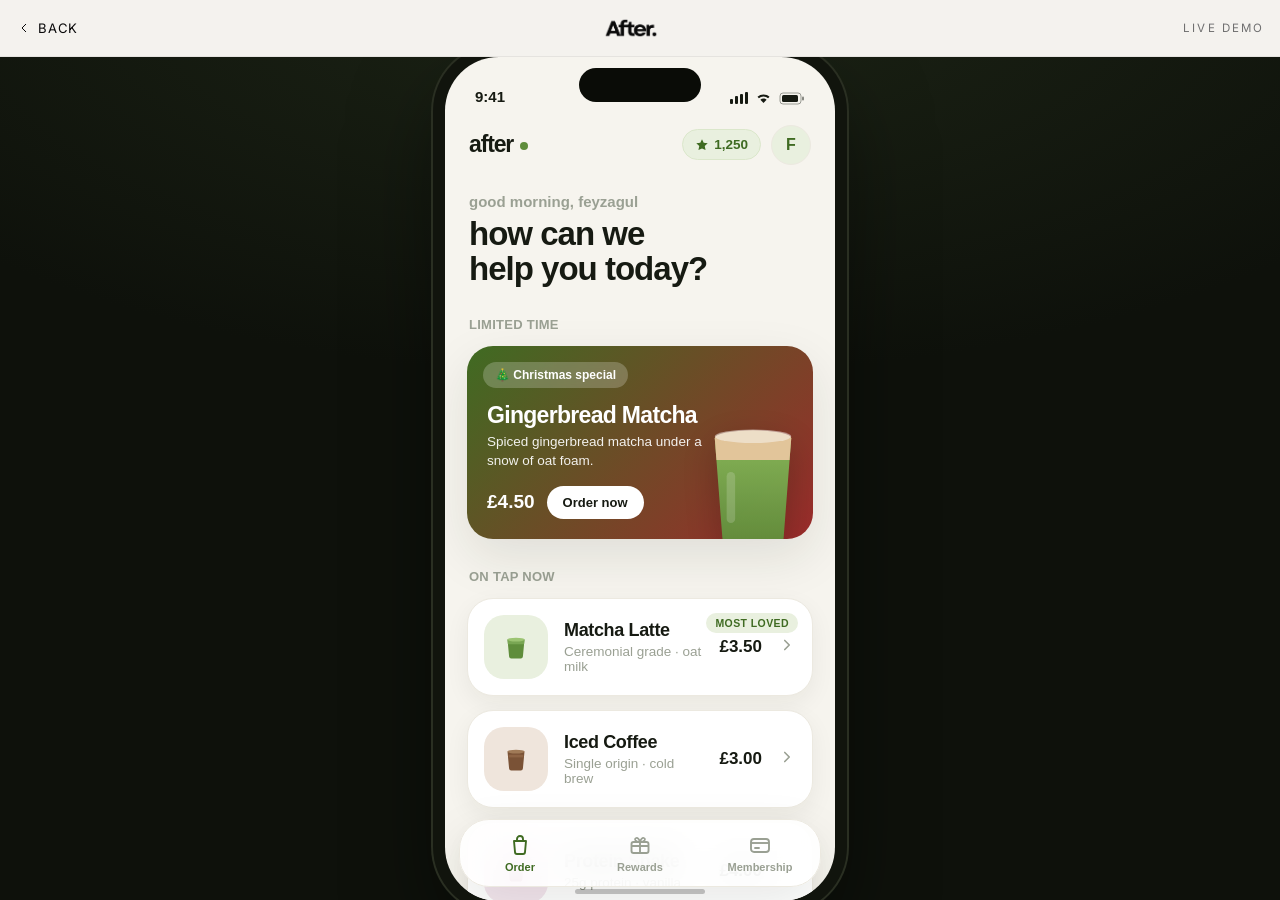
<file: app.html>
<!DOCTYPE html>
<html lang="en">
<head>
<meta charset="UTF-8" />
<meta name="viewport" content="width=device-width, initial-scale=1.0, viewport-fit=cover" />
<meta name="description" content="Try the After app — order coffee, matcha and protein shakes before you reach the tap." />
<title>After App — Interactive Demo</title>
<link rel="icon" type="image/png" href="assets/logo-after.png" />
<link rel="preconnect" href="https://fonts.googleapis.com" />
<link rel="preconnect" href="https://fonts.gstatic.com" crossorigin />
<link href="https://fonts.googleapis.com/css2?family=Inter:wght@400;500&display=swap" rel="stylesheet" />
<style>
  :root{
    --paper:#f4f2ee;
    --ink:#0a0a0a;
    --line:#e5e3df;
    --ease:cubic-bezier(.22,.61,.36,1);
  }
  *{ box-sizing:border-box; margin:0; padding:0; }
  html,body{ height:100%; overflow:hidden; }
  body{
    font-family:"Inter",-apple-system,BlinkMacSystemFont,sans-serif;
    background:var(--paper);
    color:var(--ink);
    -webkit-font-smoothing:antialiased;
  }
  .apppage{
    display:flex; flex-direction:column;
    height:100%; height:100dvh;
    padding:env(safe-area-inset-top) env(safe-area-inset-right) env(safe-area-inset-bottom) env(safe-area-inset-left);
  }
  .apppage__bar{
    flex:0 0 auto;
    display:flex; align-items:center; justify-content:space-between; gap:12px;
    padding:12px 16px;
    border-bottom:1px solid var(--line);
    background:rgba(244,242,238,.94);
    backdrop-filter:blur(12px);
    -webkit-backdrop-filter:blur(12px);
  }
  .apppage__back{
    display:inline-flex; align-items:center; gap:6px;
    font-size:.82rem; letter-spacing:.06em; text-transform:uppercase;
    color:var(--ink); text-decoration:none; padding:8px 0;
  }
  .apppage__back svg{ width:16px; height:16px; }
  .apppage__logo{ height:22px; width:auto; }
  .apppage__label{
    font-size:.72rem; letter-spacing:.18em; text-transform:uppercase;
    color:#6f6f6f;
  }
  .apppage__frame{
    flex:1 1 auto; min-height:0; position:relative;
    background:#000;
  }
  .apppage__frame iframe{
    position:absolute; inset:0; width:100%; height:100%;
    border:0; display:block;
  }
</style>
</head>
<body>
<div class="apppage">
  <header class="apppage__bar">
    <a href="index.html" class="apppage__back" aria-label="Back to After website">
      <svg viewBox="0 0 24 24" fill="none" stroke="currentColor" stroke-width="1.5" aria-hidden="true"><path d="M15 18l-6-6 6-6"/></svg>
      Back
    </a>
    <img src="assets/logo-after.png" alt="After" class="apppage__logo" />
    <span class="apppage__label">Live demo</span>
  </header>
  <main class="apppage__frame">
    <iframe src="after-mvp.html" title="After app — interactive demo" allow="clipboard-read; clipboard-write"></iframe>
  </main>
</div>
</body>
</html>
</file>
<file: styles.css>
/* ============================================================
   After — premium black & white marketing site
   ============================================================ */

:root{
  --ink:#0a0a0a;         /* near-black */
  --ink-2:#3a3a3a;
  --ink-3:#6f6f6f;
  --ink-4:#9a9a9a;
  --line:#e5e3df;
  --line-2:#d5d2cc;
  --paper:#f4f2ee;       /* warm off-white */
  --paper-2:#eceae4;
  --white:#ffffff;
  --black:#0a0a0a;

  --serif:"Fraunces", Georgia, "Times New Roman", serif;
  --sans:"Inter", -apple-system, BlinkMacSystemFont, "Segoe UI", Roboto, Helvetica, Arial, sans-serif;

  --maxw:1240px;
  --gutter:clamp(20px, 5vw, 64px);
  --ease:cubic-bezier(.22,.61,.36,1);
}

*{ box-sizing:border-box; margin:0; padding:0; }
html{ scroll-behavior:smooth; -webkit-text-size-adjust:100%; }
body{
  font-family:var(--sans);
  background:var(--paper);
  color:var(--ink);
  line-height:1.6;
  font-weight:400;
  -webkit-font-smoothing:antialiased;
  text-rendering:optimizeLegibility;
  overflow-x:hidden;
}
img{ max-width:100%; display:block; }
a{ color:inherit; text-decoration:none; }
button{ font-family:inherit; cursor:pointer; border:none; background:none; color:inherit; }
::selection{ background:var(--ink); color:var(--paper); }

/* film grain overlay */
.grain{
  position:fixed; inset:0; z-index:1; pointer-events:none; opacity:.045;
  background-image:url("data:image/svg+xml,%3Csvg xmlns='http://www.w3.org/2000/svg' width='140' height='140'%3E%3Cfilter id='n'%3E%3CfeTurbulence type='fractalNoise' baseFrequency='.85' numOctaves='2'/%3E%3C/filter%3E%3Crect width='100%25' height='100%25' filter='url(%23n)'/%3E%3C/svg%3E");
  mix-blend-mode:multiply;
}

/* ---------- shared type ---------- */
.eyebrow, .section__index{
  font-size:.72rem; letter-spacing:.28em; text-transform:uppercase;
  color:var(--ink-3); font-weight:500;
}
.section__title{
  font-family:var(--serif);
  font-weight:300;
  line-height:1.04;
  letter-spacing:-.01em;
  font-size:clamp(2.1rem, 5.2vw, 4.2rem);
}
.section__title em{ font-style:italic; }
.section__sub{
  margin-top:1.1rem; max-width:46ch; color:var(--ink-3);
  font-size:1.02rem;
}

.section{ padding:clamp(72px,11vw,150px) var(--gutter); position:relative; z-index:2; }
.section__head{ margin-bottom:clamp(38px,6vw,68px); }
.section__head .section__index{ display:block; margin-bottom:1.4rem; }

/* ---------- buttons ---------- */
.btn{
  display:inline-flex; align-items:center; justify-content:center; gap:.6em;
  font-size:.82rem; letter-spacing:.12em; text-transform:uppercase; font-weight:500;
  padding:.95em 1.7em; border-radius:100px; transition:all .4s var(--ease);
  white-space:nowrap; border:1px solid transparent;
}
.btn--lg{ padding:1.15em 2.2em; font-size:.86rem; }
.btn--full{ width:100%; }
.btn--solid{ background:var(--ink); color:var(--paper); }
.btn--solid:hover{ background:var(--ink-2); transform:translateY(-2px); }
.btn--line{ border-color:var(--ink); color:var(--ink); }
.btn--line:hover{ background:var(--ink); color:var(--paper); }
.btn--ghost{ border-color:var(--line-2); color:var(--ink); }
.btn--ghost:hover{ border-color:var(--ink); background:var(--ink); color:var(--paper); }

.linkbtn{
  font:inherit; color:var(--ink); text-decoration:none; border-bottom:1px solid var(--ink-4);
  padding-bottom:1px; transition:border-color .3s;
}
.linkbtn:hover{ border-color:var(--ink); }

/* ============================================================
   NAV
   ============================================================ */
.nav{
  position:fixed; top:0; left:0; right:0; z-index:50;
  transition:background .4s var(--ease), box-shadow .4s var(--ease), padding .4s var(--ease);
  padding:22px 0;
}
/* soft scrim so nav stays legible over the dark hero video (top state only) */
.nav::before{
  content:""; position:absolute; left:0; right:0; top:0; height:160px; z-index:-1;
  pointer-events:none; opacity:1; transition:opacity .4s var(--ease);
  background:linear-gradient(to bottom,
    rgba(244,242,238,.9) 0%,
    rgba(244,242,238,.6) 45%,
    rgba(244,242,238,0) 100%);
}
.nav.is-scrolled::before{ opacity:0; }
.nav.is-scrolled{
  background:rgba(244,242,238,.82);
  backdrop-filter:blur(14px) saturate(140%);
  -webkit-backdrop-filter:blur(14px) saturate(140%);
  box-shadow:0 1px 0 var(--line);
  padding:14px 0;
}
.nav__inner{
  max-width:var(--maxw); margin:0 auto; padding:0 var(--gutter);
  display:flex; align-items:center; justify-content:space-between; gap:24px;
}
.brand{ display:inline-flex; align-items:center; }
.brand__logo{ height:26px; width:auto; display:block; }
.nav.is-scrolled .brand__logo{ height:23px; transition:height .4s var(--ease); }

.nav__links{ display:flex; gap:34px; }
.nav__links a{
  font-size:.85rem; letter-spacing:.04em; color:var(--ink-2); position:relative; padding:4px 0;
  transition:color .3s;
}
.nav__links a::after{
  content:""; position:absolute; left:0; bottom:0; height:1px; width:0; background:var(--ink);
  transition:width .35s var(--ease);
}
.nav__links a:hover{ color:var(--ink); }
.nav__links a:hover::after{ width:100%; }

.nav__actions{ display:flex; align-items:center; gap:14px; }
.nav__burger{ display:none; flex-direction:column; gap:5px; padding:8px; }
.nav__burger span{ width:22px; height:1.5px; background:var(--ink); transition:transform .35s var(--ease), opacity .3s; }
.nav__burger.is-open span:nth-child(1){ transform:translateY(6.5px) rotate(45deg); }
.nav__burger.is-open span:nth-child(2){ transform:translateY(-0px) rotate(-45deg); }

.mobilemenu{
  position:fixed; inset:0 0 auto 0; top:0; z-index:45;
  background:var(--paper); padding:110px var(--gutter) 40px;
  display:flex; flex-direction:column; gap:6px;
  transform:translateY(-100%); transition:transform .5s var(--ease);
  box-shadow:0 20px 40px rgba(0,0,0,.08);
}
.mobilemenu.is-open{ transform:translateY(0); }
.mobilemenu a{ font-family:var(--serif); font-size:2rem; font-weight:300; padding:12px 0; border-bottom:1px solid var(--line); }
.mobilemenu .btn{ margin-top:24px; }

/* ============================================================
   HERO
   ============================================================ */
.hero{
  position:relative; z-index:2; min-height:100vh; width:100%; max-width:none; margin:0;
  display:flex; align-items:center; padding:130px 0 70px; overflow:hidden;
}
.hero__grid{ display:block; width:100%; }
.hero__inner{
  width:50%; max-width:680px;
  padding-left:max(var(--gutter), calc((100vw - var(--maxw)) / 2 + var(--gutter)));
  padding-right:clamp(24px,3vw,52px);
  padding-bottom:44px; /* reserve room for the scroll cue so stats never overlap it */
}

/* hero brand clip — full-bleed right half, black side bars cropped out */
.hero__media{ position:absolute; top:0; right:0; bottom:0; width:50vw; }
.heroclip{
  position:relative; width:100%; height:100%; overflow:hidden; background:#fff;
}
.heroclip__video{
  position:absolute; inset:0; width:100%; height:100%;
  object-fit:cover; object-position:center;
}
.hero .eyebrow{ display:block; margin-bottom:2rem; }
.hero__title{
  font-family:var(--serif); font-weight:300;
  font-size:clamp(2.05rem, 5.1vw, 4.25rem);
  line-height:.98; letter-spacing:-.03em;
}
.hero__title-top{ display:inline-block; white-space:nowrap; }
.hero__title em{ font-style:italic; font-weight:400; }

/* rotating word */
.rotator{
  display:inline-block; position:relative; vertical-align:baseline;
  padding-bottom:.06em;
}
.rotator__word{
  display:inline-block; font-style:italic; font-weight:400;
  transition:opacity .5s var(--ease), transform .5s var(--ease);
  will-change:opacity, transform;
}
.rotator__word.is-out{ opacity:0; transform:translateY(-.34em); }
.rotator__word.is-in{ opacity:0; transform:translateY(.34em); }
.hero__lede{
  margin-top:2rem; max-width:52ch; font-size:clamp(1.05rem,1.6vw,1.28rem);
  color:var(--ink-2); font-weight:300;
}
.hero__cta{ margin-top:2.6rem; display:flex; flex-wrap:wrap; gap:14px; }

.hero__stats{ margin-top:4rem; display:flex; gap:clamp(28px,6vw,72px); flex-wrap:wrap; }
.stat{ display:flex; flex-direction:column; gap:.2rem; }
.stat__num{ font-family:var(--serif); font-size:clamp(1.8rem,3vw,2.6rem); font-weight:300; line-height:1; }
.stat__label{ font-size:.72rem; letter-spacing:.18em; text-transform:uppercase; color:var(--ink-4); }

.hero__scroll{
  position:absolute; bottom:34px;
  left:max(var(--gutter), calc((100vw - var(--maxw)) / 2 + var(--gutter)));
  display:flex; flex-direction:column; align-items:flex-start; gap:10px;
  font-size:.66rem; letter-spacing:.24em; text-transform:uppercase; color:var(--ink-4);
}
.hero__scroll i{ width:1px; height:44px; background:linear-gradient(var(--ink-4),transparent); animation:scrolldrop 2s var(--ease) infinite; transform-origin:top; }
@keyframes scrolldrop{ 0%{transform:scaleY(0);opacity:0} 40%{transform:scaleY(1);opacity:1} 100%{transform:scaleY(1) translateY(20px);opacity:0} }

/* ============================================================
   MARQUEE
   ============================================================ */
.marquee{
  border-top:1px solid var(--line); border-bottom:1px solid var(--line);
  background:var(--ink); color:var(--paper); overflow:hidden; position:relative; z-index:2;
  padding:18px 0;
}
.marquee__track{ display:flex; align-items:center; gap:34px; width:max-content; animation:marquee 34s linear infinite; }
.marquee__track span{ font-family:var(--serif); font-style:italic; font-weight:300; font-size:clamp(1.4rem,2.4vw,2rem); }
.marquee__track .sep{ font-size:.8rem; font-style:normal; opacity:.6; }
@keyframes marquee{ to{ transform:translateX(-50%); } }

/* ============================================================
   ABOUT
   ============================================================ */
.about{ max-width:var(--maxw); margin:0 auto; }

/* subpages (about, etc.) */
.subpage{ padding-top:96px; }
.subpage .about{ padding-top:clamp(40px,7vw,72px); }
.subpage__cta{ margin-top:clamp(2rem,5vw,3.5rem); display:flex; flex-wrap:wrap; gap:14px; }
.about__grid{ display:grid; grid-template-columns:1.2fr .8fr; gap:clamp(40px,7vw,110px); align-items:start; }
.about__lead p{ font-size:clamp(1.05rem,1.5vw,1.32rem); font-weight:300; color:var(--ink-2); margin-bottom:1.4rem; line-height:1.55; }
.about__lead strong{ font-weight:500; color:var(--ink); }
.about__cards{ display:flex; flex-direction:column; gap:16px; }
.minicard{ border:1px solid var(--line); border-radius:18px; padding:26px 28px; background:var(--white); transition:transform .5s var(--ease), border-color .4s; }
.minicard:hover{ transform:translateY(-4px); border-color:var(--ink); }
.minicard__k{ font-family:var(--serif); font-style:italic; font-size:1.15rem; display:block; margin-bottom:.5rem; }
.minicard p{ font-size:.94rem; color:var(--ink-3); }

/* ============================================================
   HOW IT WORKS
   ============================================================ */
.how{ max-width:var(--maxw); margin:0 auto; border-top:1px solid var(--line); }
.steps{ list-style:none; display:grid; grid-template-columns:repeat(3,1fr); gap:clamp(24px,4vw,56px); counter-reset:step; }
.step{ padding-top:28px; border-top:1px solid var(--ink); }
.step__no{ font-family:var(--serif); font-size:2.6rem; font-weight:300; display:block; margin-bottom:1.4rem; }
.step h3{ font-size:1.28rem; font-weight:500; margin-bottom:.7rem; letter-spacing:-.01em; }
.step p{ color:var(--ink-3); font-size:.98rem; }

/* ============================================================
   PRODUCT / TAP
   ============================================================ */
.product{ background:var(--ink); color:var(--paper); position:relative; z-index:2; }
.product__grid{ max-width:var(--maxw); margin:0 auto; display:grid; grid-template-columns:1fr 1fr; gap:clamp(40px,7vw,100px); align-items:center; }
.product .section__index{ color:var(--ink-4); }
.product .section__title{ color:var(--paper); }

.product__visual{ display:flex; justify-content:center; }
.tapcard{
  width:100%; max-width:420px; background:linear-gradient(160deg,#161616,#0c0c0c);
  border:1px solid #262626; border-radius:26px; padding:26px; box-shadow:0 40px 90px rgba(0,0,0,.5);
}
.tapcard__top{ display:flex; justify-content:space-between; align-items:center; color:var(--paper); margin-bottom:30px; }
.tapcard__top span:first-child{ font-family:var(--serif); font-size:1.4rem; }
.tapcard__live{ font-size:.66rem; letter-spacing:.2em; text-transform:uppercase; color:#9fe7a6; }
.taps{ display:grid; grid-template-columns:1fr 1fr; gap:20px; }
.taps--six{ grid-template-columns:repeat(3,1fr); gap:12px; }
.tap{ background:#111; border:1px solid #242424; border-radius:18px; padding:22px 16px 26px; position:relative; height:230px; display:flex; flex-direction:column; align-items:center; }
.taps--six .tap{ height:158px; padding:14px 8px 16px; border-radius:14px; }
.tap__label{ font-size:.7rem; letter-spacing:.2em; text-transform:uppercase; color:var(--ink-4); text-align:center; line-height:1.3; }
.taps--six .tap__label{ font-size:.6rem; letter-spacing:.12em; }
.tap__label em{ display:block; font-style:normal; font-size:.82em; color:#6a6a6a; letter-spacing:.14em; }
.tap__spout{ width:46px; height:14px; background:#e8e6e0; border-radius:0 0 8px 8px; margin-top:24px; position:relative; }
.taps--six .tap__spout{ width:30px; height:9px; margin-top:12px; }
.tap__spout::before{ content:""; position:absolute; top:-10px; left:8px; right:8px; height:10px; background:#c9c7c1; border-radius:6px 6px 0 0; }
.taps--six .tap__spout::before{ top:-7px; left:5px; right:5px; height:7px; }
.tap__stream{ width:4px; flex:0 0 78px; margin-top:2px; background:linear-gradient(#c9a06a,#8a5a2b); border-radius:2px; transform-origin:top; animation:pour 2.6s var(--ease) infinite; }
.taps--six .tap__stream{ width:3px; flex:0 0 40px; }
.tap--matcha .tap__stream{ background:linear-gradient(#a9c47a,#5f8d3b); }
.tap--protein .tap__stream{ background:linear-gradient(#d6b6c6,#8a5f76); }
.tap__cup{ width:64px; height:52px; margin-top:auto; border:2px solid #e8e6e0; border-top:none; border-radius:4px 4px 12px 12px; position:relative; }
.taps--six .tap__cup{ width:40px; height:34px; border-width:1.5px; }
.tap__cup::after{ content:""; position:absolute; left:4px; right:4px; bottom:4px; height:0; background:#8a5a2b; border-radius:2px; animation:fill 2.6s var(--ease) infinite; }
.taps--six .tap__cup::after{ left:3px; right:3px; bottom:3px; }
.tap--matcha .tap__cup::after{ background:#5f8d3b; }
.tap--protein .tap__cup::after{ background:#8a5f76; }
/* stagger the six pours */
.taps--six .tap:nth-child(2) .tap__stream, .taps--six .tap:nth-child(2) .tap__cup::after{ animation-delay:.25s; }
.taps--six .tap:nth-child(3) .tap__stream, .taps--six .tap:nth-child(3) .tap__cup::after{ animation-delay:.5s; }
.taps--six .tap:nth-child(4) .tap__stream, .taps--six .tap:nth-child(4) .tap__cup::after{ animation-delay:.75s; }
.taps--six .tap:nth-child(5) .tap__stream, .taps--six .tap:nth-child(5) .tap__cup::after{ animation-delay:1s; }
.taps--six .tap:nth-child(6) .tap__stream, .taps--six .tap:nth-child(6) .tap__cup::after{ animation-delay:1.25s; }
@keyframes pour{ 0%,15%{transform:scaleY(0);opacity:0} 30%,80%{transform:scaleY(1);opacity:1} 92%,100%{transform:scaleY(1);opacity:0} }
@keyframes fill{ 0%,20%{height:0} 80%,100%{height:34px} }
@keyframes fillSmall{ 0%,20%{height:0} 80%,100%{height:22px} }
.taps--six .tap__cup::after{ animation-name:fillSmall; }
.tapcard__foot{ margin-top:26px; display:flex; gap:12px; justify-content:center; color:var(--ink-4); font-size:.72rem; letter-spacing:.16em; text-transform:uppercase; }

.featurelist{ list-style:none; margin-top:8px; }
.featurelist li{ display:flex; flex-direction:column; gap:.3rem; padding:22px 0; border-top:1px solid #2a2a2a; }
.featurelist li:last-child{ border-bottom:1px solid #2a2a2a; }
.featurelist strong{ font-size:1.1rem; font-weight:500; }
.featurelist span{ color:var(--ink-4); font-size:.96rem; }

/* ============================================================
   VIDEO SHOWCASE
   ============================================================ */
.showcase{ max-width:var(--maxw); margin:0 auto; }
.showcase__head{ text-align:center; max-width:640px; margin:0 auto clamp(36px,5vw,60px); }
.showcase__head .section__index{ display:block; margin-bottom:1.3rem; }
.showcase__head .section__sub{ margin-left:auto; margin-right:auto; }
.showcase__media{
  position:relative; border-radius:22px; overflow:hidden; margin:0;
  aspect-ratio:16 / 9; background:#0a0a0a;
  border:1px solid var(--line); box-shadow:0 40px 90px rgba(0,0,0,.16);
}
.showcase__video{ width:100%; height:100%; object-fit:cover; display:block; }
.showcase__sound{
  position:absolute; bottom:18px; right:18px; z-index:2;
  display:inline-flex; align-items:center; gap:.6em;
  background:rgba(10,10,10,.5); backdrop-filter:blur(10px); -webkit-backdrop-filter:blur(10px);
  color:var(--paper); padding:.72em 1.15em; border-radius:100px;
  font-size:.72rem; letter-spacing:.14em; text-transform:uppercase; font-weight:500;
  transition:background .3s;
}
.showcase__sound:hover{ background:rgba(10,10,10,.82); }
.showcase__sound.is-on{ background:var(--paper); color:var(--ink); }
.showcase__sound-ico{ font-size:.85rem; }

/* ============================================================
   APP DEMO
   ============================================================ */
.appdemo{ max-width:var(--maxw); margin:0 auto; }
.appdemo__grid{
  display:grid; grid-template-columns:1fr 1fr; gap:clamp(40px,7vw,100px);
  align-items:center;
}
.appdemo__lede{ font-size:clamp(1.05rem,1.4vw,1.24rem); font-weight:300; color:var(--ink-2); max-width:46ch; margin-bottom:2rem; }
.appdemo__list{ list-style:none; margin-bottom:2.4rem; }
.appdemo__list li{ display:flex; flex-direction:column; gap:.25rem; padding:18px 0; border-top:1px solid var(--line); }
.appdemo__list strong{ font-size:1.05rem; font-weight:500; }
.appdemo__list span{ color:var(--ink-3); font-size:.95rem; }

.appdemo__phone{ display:flex; flex-direction:column; align-items:center; gap:20px; }
.appshell{
  position:relative;
  width:min(360px, 78vw);
  aspect-ratio:390 / 844;
  background:#0a0a0a;
  border-radius:clamp(40px,4.5vw,54px);
  padding:13px;
  box-shadow:0 0 0 2px #23261f, 0 50px 100px rgba(20,26,14,.34), 0 10px 26px rgba(0,0,0,.18);
}
.appshell__screen{
  position:relative; width:100%; height:100%;
  border-radius:clamp(30px,3.6vw,42px); overflow:hidden;
  background:#f6f4ee;
}
.appshell__frame{
  width:100%; height:100%; border:0; display:block; background:#f6f4ee;
}
/* side buttons for realism */
.appshell__side{ position:absolute; background:#1c1f18; border-radius:3px; }
.appshell__side--power{ right:-3px; top:32%; width:3px; height:64px; }
.appshell__side--vol1{ left:-3px; top:26%; width:3px; height:40px; }
.appshell__side--vol2{ left:-3px; top:34%; width:3px; height:40px; }
.appdemo__hint{
  font-size:.72rem; letter-spacing:.2em; text-transform:uppercase; color:var(--ink-4);
}

/* ============================================================
   LOCATIONS / MAP
   ============================================================ */
.locations{ max-width:var(--maxw); margin:0 auto; }
.locator{
  display:grid; grid-template-columns:360px 1fr; gap:0;
  border:1px solid var(--line); border-radius:22px; overflow:hidden; background:var(--white);
  box-shadow:0 30px 70px rgba(0,0,0,.06);
}
.locator__list{ max-height:560px; overflow-y:auto; border-right:1px solid var(--line); }
.locitem{
  width:100%; text-align:left; padding:22px 26px; border-bottom:1px solid var(--line);
  display:flex; flex-direction:column; gap:6px; transition:background .3s; position:relative;
}
.locitem:hover{ background:var(--paper); }
.locitem.is-active{ background:var(--ink); color:var(--paper); }
.locitem.is-active .locitem__meta,
.locitem.is-active .locitem__status{ color:var(--paper); opacity:.8; }
.locitem__name{ font-family:var(--serif); font-size:1.22rem; font-weight:400; letter-spacing:-.01em; }
.locitem__meta{ font-size:.86rem; color:var(--ink-3); }
.locitem__status{ font-size:.68rem; letter-spacing:.18em; text-transform:uppercase; color:var(--ink-4); display:inline-flex; align-items:center; gap:7px; }
.dot{ width:7px; height:7px; border-radius:50%; background:var(--ink); display:inline-block; }
.dot--soon{ background:transparent; border:1.5px solid var(--ink-4); }
.locitem.is-active .dot{ background:var(--paper); }

.locator__map{ position:relative; min-height:560px; }
#map{ position:absolute; inset:0; background:var(--paper-2); }
/* monochrome map tiles */
.leaflet-tile-pane{ filter:grayscale(1) contrast(1.05) brightness(1.02); }
.leaflet-container{ font-family:var(--sans); background:var(--paper-2); }
.leaflet-control-attribution{ font-size:9px; background:rgba(255,255,255,.7); }
.leaflet-bar a{ color:var(--ink); }
.locator__hint{
  position:absolute; z-index:500; left:16px; bottom:16px;
  background:rgba(244,242,238,.92); backdrop-filter:blur(8px);
  padding:12px 18px; border-radius:100px; font-size:.85rem; box-shadow:0 8px 24px rgba(0,0,0,.12);
}
/* custom marker */
.after-pin{ display:grid; place-items:center; }
.after-pin span{
  width:16px; height:16px; background:var(--ink); border:3px solid var(--paper);
  border-radius:50%; box-shadow:0 3px 10px rgba(0,0,0,.4); transition:transform .3s;
}
.after-pin.soon span{ background:var(--paper); border-color:var(--ink); }
.after-pin.is-active span{ transform:scale(1.5); }
.leaflet-popup-content-wrapper{ border-radius:12px; }
.leaflet-popup-content{ font-family:var(--sans); }
.leaflet-popup-content b{ font-family:var(--serif); font-weight:400; font-size:1.05rem; }

/* ============================================================
   MEMBERSHIP
   ============================================================ */
.membership{ max-width:var(--maxw); margin:0 auto; }
.plans{ display:grid; grid-template-columns:1fr 1fr; gap:24px; }
.plan{
  border:1px solid var(--line); border-radius:22px; padding:clamp(30px,4vw,48px);
  background:var(--white); display:flex; flex-direction:column; transition:transform .5s var(--ease);
}
.plan:hover{ transform:translateY(-5px); }
.plan--feature{ background:var(--ink); color:var(--paper); border-color:var(--ink); }
.plan__tag{ font-size:.72rem; letter-spacing:.2em; text-transform:uppercase; color:var(--ink-3); }
.plan--feature .plan__tag{ color:var(--ink-4); }
.plan__price{ font-family:var(--serif); font-size:clamp(2.6rem,5vw,3.8rem); font-weight:300; margin:1rem 0 .3rem; line-height:1; }
.plan__from{ font-size:1rem; color:var(--ink-4); font-style:italic; }
.plan__per{ font-size:1.1rem; color:var(--ink-4); }
.plan__desc{ color:var(--ink-3); margin-bottom:1.6rem; }
.plan--feature .plan__desc{ color:var(--ink-4); }
.plan__list{ list-style:none; margin-bottom:2rem; flex:1; }
.plan__list li{ padding:12px 0; border-top:1px solid var(--line); font-size:.96rem; }
.plan--feature .plan__list li{ border-color:#2a2a2a; }
.plan--feature .btn--solid{ background:var(--paper); color:var(--ink); }
.plan--feature .btn--solid:hover{ background:var(--white); }

/* ============================================================
   CTA
   ============================================================ */
.cta{ background:var(--ink); color:var(--paper); text-align:center; position:relative; z-index:2; }
.cta__inner{ max-width:760px; margin:0 auto; display:flex; flex-direction:column; align-items:center; }
.cta .section__index{ color:var(--ink-4); margin-bottom:1.6rem; }
.cta__title{ font-family:var(--serif); font-weight:300; font-size:clamp(2.4rem,6vw,4.6rem); line-height:1.02; letter-spacing:-.02em; }
.cta__title .rotator{ display:inline-block; vertical-align:baseline; }
.cta__lede{ margin:1.6rem 0 2.4rem; color:var(--ink-4); font-size:1.1rem; font-weight:300; max-width:52ch; }
.cta__fine{ margin-top:1.4rem; font-size:.75rem; letter-spacing:.14em; text-transform:uppercase; color:var(--ink-4); }

/* ============================================================
   FOOTER
   ============================================================ */
.footer{ background:var(--paper); position:relative; z-index:2; padding:clamp(60px,8vw,90px) var(--gutter) 30px; border-top:1px solid var(--line); }
.footer__inner{ max-width:var(--maxw); margin:0 auto; display:grid; grid-template-columns:1.4fr 2fr; gap:clamp(40px,6vw,80px); }
.footer__logo{ height:38px; width:auto; display:block; }
.footer__brand p{ margin-top:1.2rem; color:var(--ink-3); max-width:34ch; }
.footer__cols{ display:grid; grid-template-columns:repeat(3,1fr); gap:30px; }
.footer__col{ display:flex; flex-direction:column; gap:12px; align-items:flex-start; }
.footer__k{ font-size:.7rem; letter-spacing:.2em; text-transform:uppercase; color:var(--ink-4); margin-bottom:6px; }
.footer__col a, .footer__col .linkbtn{ font-size:.94rem; color:var(--ink-2); border:none; padding:0; transition:color .3s; }
.footer__col a:hover, .footer__col .linkbtn:hover{ color:var(--ink); }
.footer__muted{ font-size:.94rem; color:var(--ink-4); }
.footer__base{
  max-width:var(--maxw); margin:clamp(40px,6vw,70px) auto 0; padding-top:24px; border-top:1px solid var(--line);
  display:flex; justify-content:space-between; flex-wrap:wrap; gap:10px;
  font-size:.78rem; color:var(--ink-4); letter-spacing:.04em;
}

/* ============================================================
   MODAL
   ============================================================ */
.modal{ position:fixed; inset:0; z-index:100; display:none; }
.modal.is-open{ display:block; }
.modal__overlay{ position:absolute; inset:0; background:rgba(10,10,10,.55); backdrop-filter:blur(4px); animation:fade .4s var(--ease); }
.modal__panel{
  position:absolute; top:50%; left:50%; transform:translate(-50%,-48%);
  width:min(620px,92vw); max-height:92vh; overflow-y:auto;
  background:var(--paper); border-radius:22px; padding:clamp(28px,4vw,48px);
  box-shadow:0 50px 120px rgba(0,0,0,.4); animation:pop .5s var(--ease) forwards;
}
@keyframes fade{ from{opacity:0} to{opacity:1} }
@keyframes pop{ from{opacity:0; transform:translate(-50%,-44%)} to{opacity:1; transform:translate(-50%,-50%)} }
.modal__close{ position:absolute; top:18px; right:22px; font-size:1.9rem; line-height:1; color:var(--ink-3); transition:color .3s; }
.modal__close:hover{ color:var(--ink); }
.modal__title{ font-family:var(--serif); font-weight:300; font-size:clamp(1.7rem,4vw,2.4rem); line-height:1.05; margin:1rem 0 .6rem; letter-spacing:-.01em; }
.modal__sub{ color:var(--ink-3); margin-bottom:2rem; }

.qform{ display:grid; grid-template-columns:1fr 1fr; gap:18px; }
.field{ display:flex; flex-direction:column; gap:8px; }
.field--full{ grid-column:1 / -1; }
.field label{ font-size:.78rem; letter-spacing:.06em; color:var(--ink-2); font-weight:500; }
.field .opt{ color:var(--ink-4); font-weight:400; text-transform:none; letter-spacing:0; }
.field input, .field select, .field textarea{
  font-family:inherit; font-size:.96rem; color:var(--ink);
  background:var(--white); border:1px solid var(--line-2); border-radius:12px;
  padding:13px 15px; transition:border-color .3s, box-shadow .3s; width:100%; resize:vertical;
}
.field input:focus, .field select:focus, .field textarea:focus{
  outline:none; border-color:var(--ink); box-shadow:0 0 0 3px rgba(10,10,10,.06);
}
.field input::placeholder, .field textarea::placeholder{ color:var(--ink-4); }
.field.is-invalid input, .field.is-invalid select{ border-color:#b23b3b; box-shadow:0 0 0 3px rgba(178,59,59,.08); }
.qform__foot{ margin-top:6px; }
.qform__fine{ margin-top:12px; font-size:.76rem; color:var(--ink-4); text-align:center; }

.modal__success{ text-align:center; padding:20px 0; }
.tick{
  width:70px; height:70px; margin:0 auto 20px; border-radius:50%;
  background:var(--ink); color:var(--paper); display:grid; place-items:center; font-size:1.8rem;
  animation:pop .5s var(--ease);
}

/* ============================================================
   REVEAL ANIMATION
   ============================================================ */
.reveal{ opacity:0; transform:translateY(26px); transition:opacity .9s var(--ease), transform .9s var(--ease); }
.reveal.is-in{ opacity:1; transform:none; }
.reveal:nth-child(2){ transition-delay:.06s; }
.reveal:nth-child(3){ transition-delay:.12s; }

@media (prefers-reduced-motion:reduce){
  *{ animation:none !important; transition:none !important; }
  .reveal{ opacity:1; transform:none; }
}

/* ============================================================
   RESPONSIVE
   ============================================================ */
@media (max-width:940px){
  .nav__links{ display:none; }
  .nav__actions .btn--ghost{ display:none; }
  .nav__burger{ display:flex; }

  /* hide inline app demo — mobile uses app.html */
  .appdemo{ display:none; }

  /* hero: video first, then copy */
  .hero{
    display:block;
    padding:calc(72px + env(safe-area-inset-top, 0px)) 0 48px;
    min-height:0;
  }
  .hero__grid{
    display:flex;
    flex-direction:column;
  }
  .hero__media{
    order:-1;
    position:static;
    width:100vw;
    max-width:100vw;
    margin:0 0 28px;
    margin-left:calc(50% - 50vw);
  }
  .heroclip{
    height:auto;
    aspect-ratio:4 / 5;
    max-height:min(52vh, 420px);
  }
  .hero__inner{
    width:100%;
    max-width:none;
    padding-left:var(--gutter);
    padding-right:var(--gutter);
    padding-bottom:0;
  }
  .hero .eyebrow{ margin-bottom:1.25rem; font-size:.68rem; }
  .hero__title{ font-size:clamp(1.95rem, 9.2vw, 2.75rem); }
  .hero__lede{ margin-top:1.25rem; font-size:1rem; max-width:none; }
  .hero__cta{ margin-top:1.75rem; flex-direction:column; }
  .hero__cta .btn{ width:100%; justify-content:center; }
  .hero__stats{
    margin-top:1.75rem;
    display:grid;
    grid-template-columns:repeat(3,1fr);
    gap:12px;
  }
  .stat__num{ font-size:clamp(1.5rem,6vw,1.9rem); }
  .stat__label{ font-size:.62rem; letter-spacing:.14em; }

  .section{ padding:56px var(--gutter); }
  .subpage{ padding-top:calc(72px + env(safe-area-inset-top, 0px)); }
  .subpage__cta{ flex-direction:column; }
  .subpage__cta .btn{ width:100%; justify-content:center; }
  .section__title{ font-size:clamp(2rem,8vw,2.6rem); }
  .about__grid{ grid-template-columns:1fr; }
  .steps{ grid-template-columns:1fr; gap:0; }
  .step{ padding:24px 0; border-top:1px solid var(--line); }
  .step:first-child{ border-top:1px solid var(--ink); }
  .product__grid{ grid-template-columns:1fr; }
  .product__visual{ order:2; }
  .locator{ grid-template-columns:1fr; }
  .locator__list{ max-height:none; border-right:none; border-bottom:1px solid var(--line); display:flex; overflow-x:auto; -webkit-overflow-scrolling:touch; }
  .locitem{ min-width:230px; border-bottom:none; border-right:1px solid var(--line); }
  .plans{ grid-template-columns:1fr; }
  .footer__inner{ grid-template-columns:1fr; }

  /* force autoplay — hide native play overlays on mobile */
  video{
    pointer-events:none;
    -webkit-touch-callout:none;
  }
  video::-webkit-media-controls{ display:none !important; }
  video::-webkit-media-controls-start-playback-button{ display:none !important; -webkit-appearance:none; }
}
@media (max-width:560px){
  .qform{ grid-template-columns:1fr; }
  .footer__cols{ grid-template-columns:1fr 1fr; }
  .hero__scroll{ display:none; }
  .hero__media{ margin-bottom:22px; }
  .heroclip{ max-height:min(48vh, 380px); }
  .marquee{ padding:14px 0; }
  .showcase__media{ border-radius:0; margin-left:calc(50% - 50vw); width:100vw; max-width:100vw; }
}
</file>
